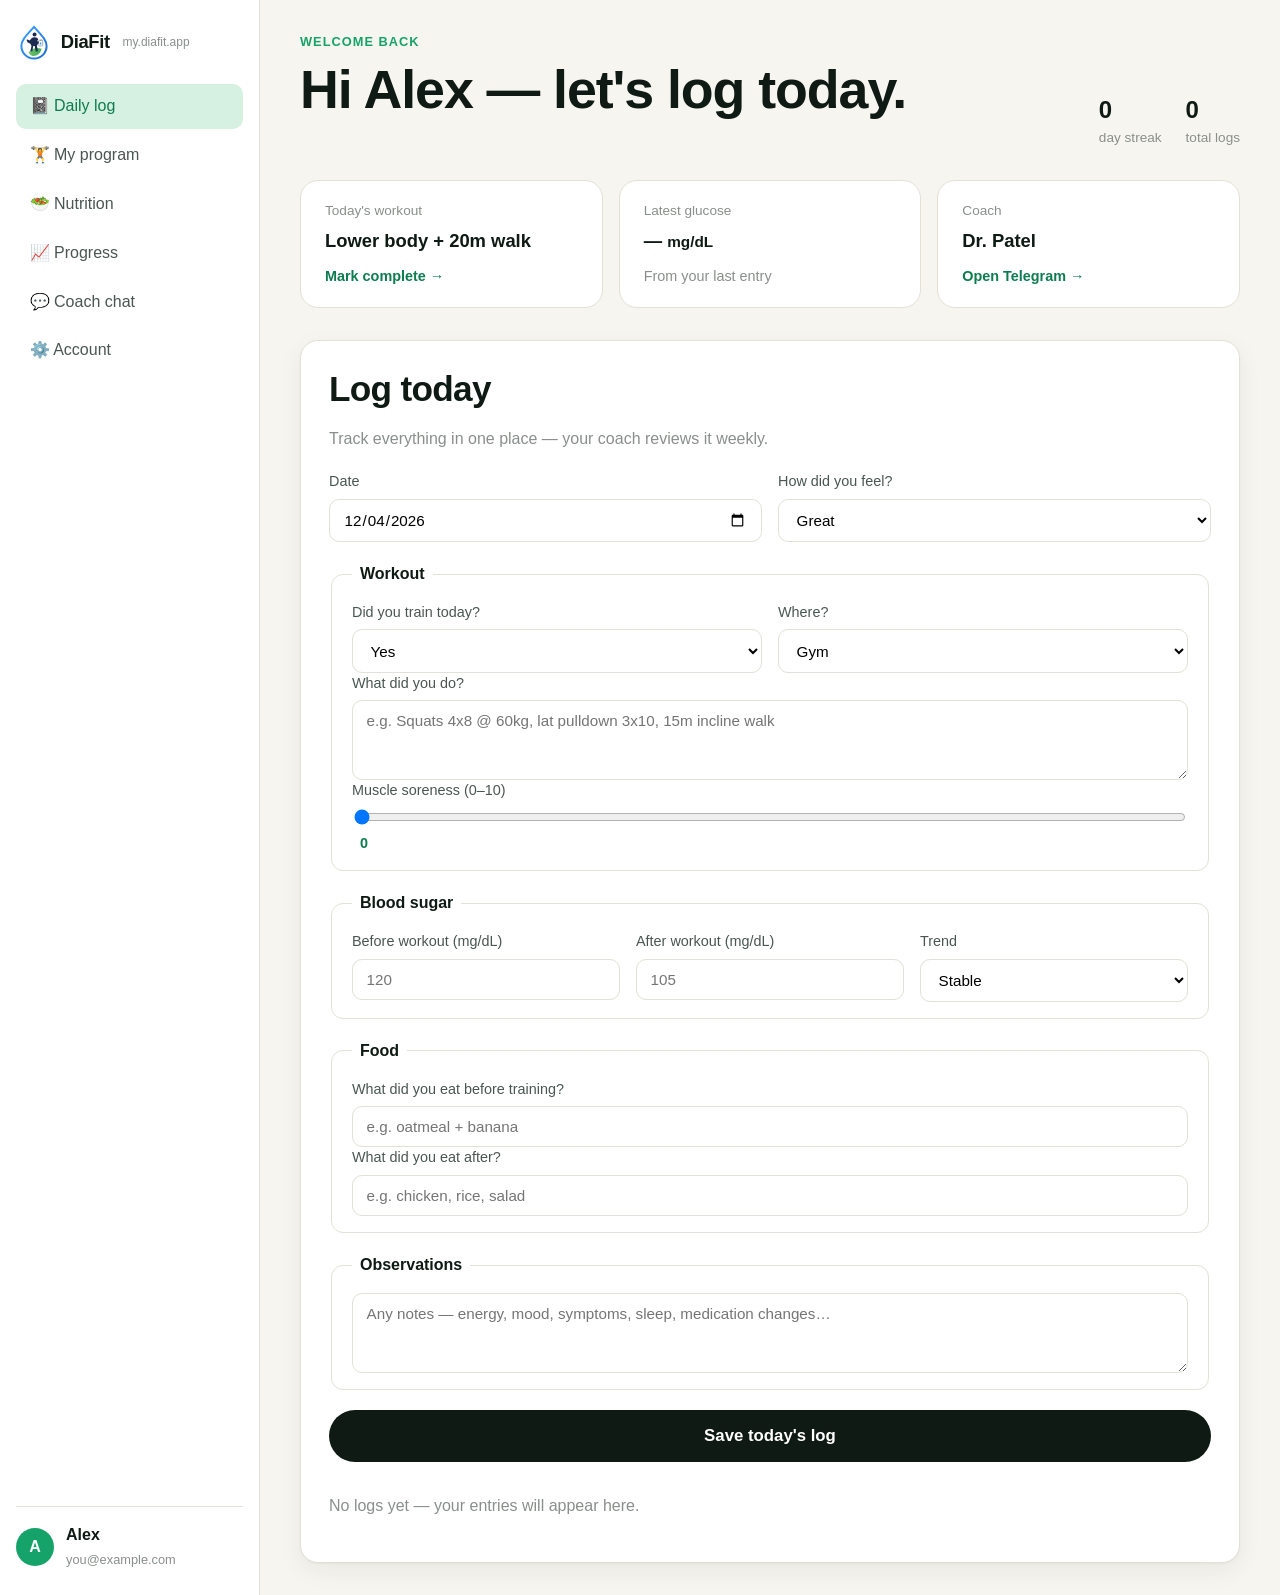
<file: dashboard.html>
<!DOCTYPE html>
<html lang="en">
<head>
<meta charset="UTF-8" />
<meta name="viewport" content="width=device-width, initial-scale=1.0" />
<title>my.diafit.app — Your Dashboard</title>
<link rel="stylesheet" href="styles.css" />
</head>
<body class="dashboard">
  <aside class="side">
    <div class="brand">
      <span class="logo-dot"></span>
      <span class="brand-name">DiaFit</span>
      <span class="sub-tag">my.diafit.app</span>
    </div>
    <nav class="side-nav">
      <a class="active" href="#log">📓 Daily log</a>
      <a href="#program">🏋️ My program</a>
      <a href="#nutrition">🥗 Nutrition</a>
      <a href="#stats">📈 Progress</a>
      <a href="#chat">💬 Coach chat</a>
      <a href="#account">⚙️ Account</a>
    </nav>
    <div class="side-foot">
      <div class="avatar">A</div>
      <div>
        <strong id="userName">Alex</strong>
        <small id="userEmail">you@example.com</small>
      </div>
    </div>
  </aside>

  <main class="dash-main">
    <header class="dash-header">
      <div>
        <p class="kicker">Welcome back</p>
        <h1>Hi <span id="userNameH">Alex</span> — let's log today.</h1>
      </div>
      <div class="dash-meta">
        <div><strong id="streak">7</strong><span>day streak</span></div>
        <div><strong id="entries">14</strong><span>total logs</span></div>
      </div>
    </header>

    <section class="card-row">
      <div class="metric-card">
        <span class="metric-label">Today's workout</span>
        <strong class="metric-value" id="todayWorkout">Lower body + 20m walk</strong>
        <a href="#log" class="link">Mark complete →</a>
      </div>
      <div class="metric-card">
        <span class="metric-label">Latest glucose</span>
        <strong class="metric-value"><span id="latestGlucose">—</span> <small>mg/dL</small></strong>
        <span class="link muted">From your last entry</span>
      </div>
      <div class="metric-card">
        <span class="metric-label">Coach</span>
        <strong class="metric-value">Dr. Patel</strong>
        <a href="#chat" class="link">Open Telegram →</a>
      </div>
    </section>

    <section class="card big" id="log">
      <h2>Log today</h2>
      <p class="muted">Track everything in one place — your coach reviews it weekly.</p>
      <form id="logForm" class="log-form">
        <div class="grid-2">
          <label>Date<input type="date" name="date" required /></label>
          <label>How did you feel?
            <select name="feeling">
              <option>Great</option><option>Good</option><option>Okay</option><option>Tired</option><option>Bad</option>
            </select>
          </label>
        </div>

        <fieldset>
          <legend>Workout</legend>
          <div class="grid-2">
            <label>Did you train today?
              <select name="trained"><option>Yes</option><option>No</option><option>Partial</option></select>
            </label>
            <label>Where?
              <select name="where"><option>Gym</option><option>Home</option><option>Outdoors</option></select>
            </label>
          </div>
          <label>What did you do? <textarea name="workout" placeholder="e.g. Squats 4x8 @ 60kg, lat pulldown 3x10, 15m incline walk"></textarea></label>
          <label>Muscle soreness (0–10) <input type="range" min="0" max="10" name="soreness" value="0" oninput="this.nextElementSibling.textContent=this.value" /><output>0</output></label>
        </fieldset>

        <fieldset>
          <legend>Blood sugar</legend>
          <div class="grid-3">
            <label>Before workout (mg/dL)<input type="number" name="bsBefore" placeholder="120" /></label>
            <label>After workout (mg/dL)<input type="number" name="bsAfter" placeholder="105" /></label>
            <label>Trend
              <select name="bsTrend"><option>Stable</option><option>Increased</option><option>Decreased</option><option>Hypo event</option><option>Hyper event</option></select>
            </label>
          </div>
        </fieldset>

        <fieldset>
          <legend>Food</legend>
          <label>What did you eat before training?<input type="text" name="foodBefore" placeholder="e.g. oatmeal + banana" /></label>
          <label>What did you eat after?<input type="text" name="foodAfter" placeholder="e.g. chicken, rice, salad" /></label>
        </fieldset>

        <fieldset>
          <legend>Observations</legend>
          <label><textarea name="notes" placeholder="Any notes — energy, mood, symptoms, sleep, medication changes…"></textarea></label>
        </fieldset>

        <button type="submit" class="btn btn-primary btn-lg">Save today's log</button>
      </form>

      <div id="logList" class="log-list"></div>
    </section>
  </main>

  <script src="script.js"></script>
</body>
</html>
</file>
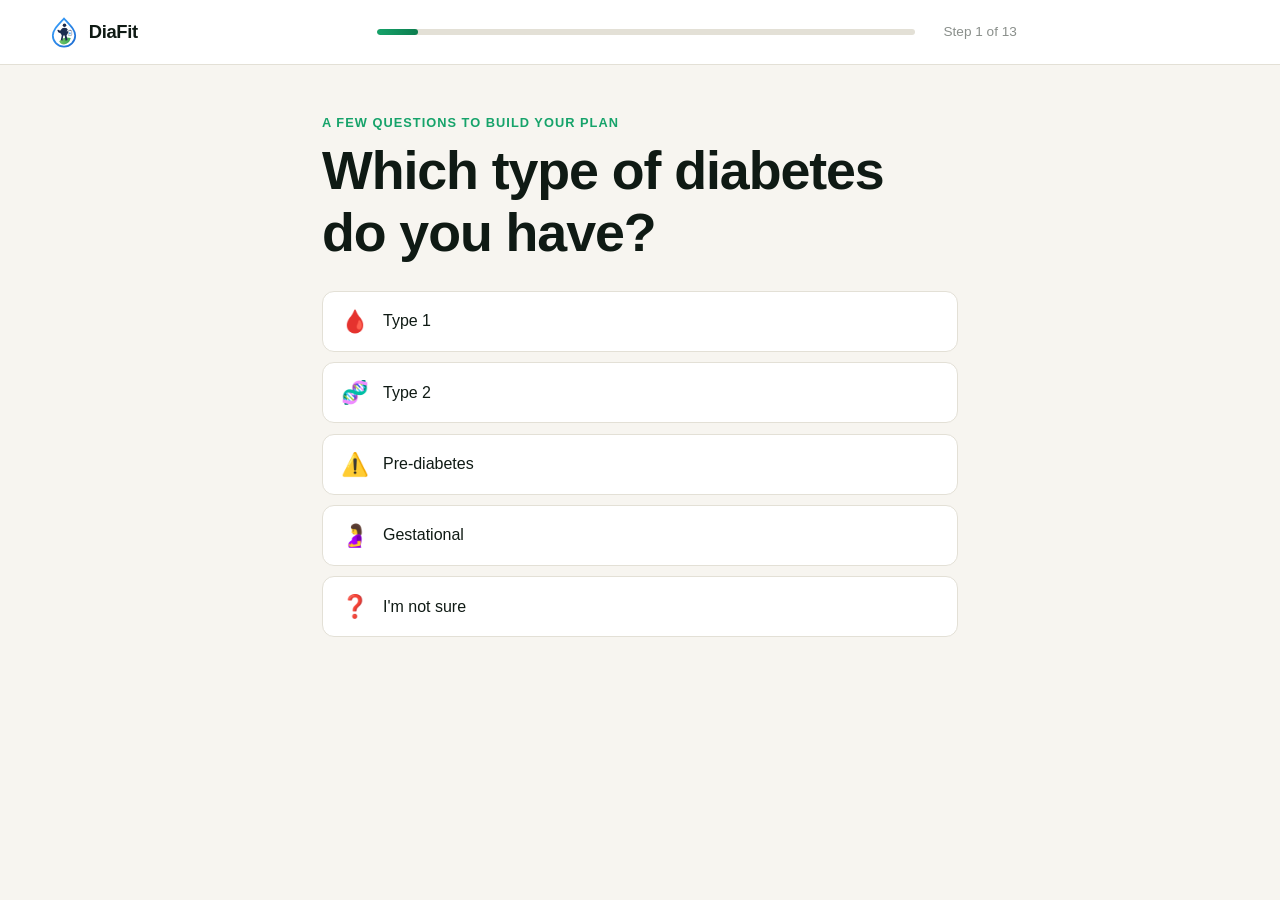
<file: questionnaire.html>
<!DOCTYPE html>
<html lang="en">
<head>
<meta charset="UTF-8" />
<meta name="viewport" content="width=device-width, initial-scale=1.0" />
<title>Your DiaFit Assessment</title>
<link rel="stylesheet" href="styles.css" />
</head>
<body class="quiz">
  <header class="quiz-header">
    <a href="index.html" class="brand">
      <span class="logo-dot"></span>
      <span class="brand-name">DiaFit</span>
    </a>
    <div class="progress-wrap">
      <div class="progress-track"><div class="progress-bar" id="progressBar"></div></div>
      <span class="progress-text" id="progressText">Step 1 of 13</span>
    </div>
  </header>

  <main class="quiz-main" id="quizMain">
    <!-- Step 1: Diabetes type -->
    <section class="step active" data-step="1" data-key="diabetes_type">
      <p class="kicker">A few questions to build your plan</p>
      <h1>Which type of diabetes do you have?</h1>
      <div class="options">
        <button class="option" data-value="type_1"><span class="opt-emoji">🩸</span><span>Type 1</span></button>
        <button class="option" data-value="type_2"><span class="opt-emoji">🧬</span><span>Type 2</span></button>
        <button class="option" data-value="pre_diabetes"><span class="opt-emoji">⚠️</span><span>Pre-diabetes</span></button>
        <button class="option" data-value="gestational"><span class="opt-emoji">🤰</span><span>Gestational</span></button>
        <button class="option" data-value="not_sure"><span class="opt-emoji">❓</span><span>I'm not sure</span></button>
      </div>
    </section>

    <!-- Step 2: Gender -->
    <section class="step" data-step="2" data-key="gender">
      <h1>What is your gender?</h1>
      <p class="sub">We use this to calibrate calorie and intensity targets.</p>
      <div class="options two">
        <button class="option big" data-value="male"><span class="opt-emoji">👨</span><span>Male</span></button>
        <button class="option big" data-value="female"><span class="opt-emoji">👩</span><span>Female</span></button>
        <button class="option big" data-value="other"><span class="opt-emoji">🧑</span><span>Other / Prefer not to say</span></button>
      </div>
    </section>

    <!-- Step 3: Age -->
    <section class="step" data-step="3" data-key="age" data-type="input">
      <h1>How old are you?</h1>
      <p class="sub">Age helps us set safe heart-rate zones.</p>
      <input type="number" min="10" max="100" class="text-input" id="ageInput" placeholder="e.g. 42" />
      <button class="btn btn-primary btn-lg next-btn" data-target="ageInput">Continue →</button>
    </section>

    <!-- Step 4: Weight -->
    <section class="step" data-step="4" data-key="weight" data-type="input">
      <h1>What is your weight?</h1>
      <p class="sub">In kilograms. We'll use it to scale your plan.</p>
      <input type="number" min="30" max="300" class="text-input" id="weightInput" placeholder="e.g. 85 kg" />
      <button class="btn btn-primary btn-lg next-btn" data-target="weightInput">Continue →</button>
    </section>

    <!-- Step 5: Why exercise -->
    <section class="step" data-step="5" data-key="motivation">
      <h1>Why did you decide to start exercising?</h1>
      <div class="options">
        <button class="option" data-value="control_glucose"><span class="opt-emoji">📉</span><span>Improve blood sugar control</span></button>
        <button class="option" data-value="lose_weight"><span class="opt-emoji">⚖️</span><span>Lose weight</span></button>
        <button class="option" data-value="more_energy"><span class="opt-emoji">⚡</span><span>Have more energy</span></button>
        <button class="option" data-value="build_muscle"><span class="opt-emoji">💪</span><span>Build muscle & strength</span></button>
        <button class="option" data-value="reduce_meds"><span class="opt-emoji">💊</span><span>Reduce medication dependency</span></button>
        <button class="option" data-value="feel_better"><span class="opt-emoji">😊</span><span>Just feel better day-to-day</span></button>
      </div>
    </section>

    <!-- Step 6: Doctor recommended -->
    <section class="step" data-step="6" data-key="doctor_recommended">
      <h1>Did your doctor recommend exercise?</h1>
      <div class="options two">
        <button class="option big" data-value="yes"><span class="opt-emoji">✅</span><span>Yes</span></button>
        <button class="option big" data-value="no"><span class="opt-emoji">❌</span><span>No</span></button>
        <button class="option big" data-value="havent_asked"><span class="opt-emoji">🤷</span><span>Haven't asked</span></button>
      </div>
    </section>

    <!-- Step 7: Past exercise -->
    <section class="step" data-step="7" data-key="exercise_history">
      <h1>Have you exercised regularly in the past?</h1>
      <div class="options">
        <button class="option" data-value="never"><span class="opt-emoji">🛋️</span><span>No, I'm a complete beginner</span></button>
        <button class="option" data-value="long_ago"><span class="opt-emoji">🕰️</span><span>Yes, but a long time ago</span></button>
        <button class="option" data-value="on_and_off"><span class="opt-emoji">🔁</span><span>On and off over the years</span></button>
        <button class="option" data-value="currently"><span class="opt-emoji">🏃</span><span>I currently train regularly</span></button>
      </div>
    </section>

    <!-- Step 8: Side effects -->
    <section class="step" data-step="8" data-key="side_effects" data-type="multi">
      <h1>Are you experiencing any of these from diabetes?</h1>
      <p class="sub">Select all that apply.</p>
      <div class="options multi">
        <button class="option" data-value="fatigue"><span>Fatigue</span></button>
        <button class="option" data-value="neuropathy"><span>Nerve pain / numbness</span></button>
        <button class="option" data-value="vision"><span>Vision issues</span></button>
        <button class="option" data-value="slow_healing"><span>Slow wound healing</span></button>
        <button class="option" data-value="frequent_thirst"><span>Frequent thirst / urination</span></button>
        <button class="option" data-value="weight_gain"><span>Unwanted weight gain</span></button>
        <button class="option" data-value="hypos"><span>Frequent hypoglycemia</span></button>
        <button class="option" data-value="none"><span>None of the above</span></button>
      </div>
      <button class="btn btn-primary btn-lg next-btn multi-next">Continue →</button>
    </section>

    <!-- Step 9: Goals -->
    <section class="step" data-step="9" data-key="goals" data-type="multi">
      <h1>What are your main goals?</h1>
      <p class="sub">Pick up to 3.</p>
      <div class="options multi">
        <button class="option" data-value="lower_a1c"><span>Lower A1C</span></button>
        <button class="option" data-value="fat_loss"><span>Fat loss</span></button>
        <button class="option" data-value="muscle_gain"><span>Build muscle</span></button>
        <button class="option" data-value="cardio"><span>Better cardio</span></button>
        <button class="option" data-value="flexibility"><span>Mobility & flexibility</span></button>
        <button class="option" data-value="mental"><span>Mental health</span></button>
      </div>
      <button class="btn btn-primary btn-lg next-btn multi-next">Continue →</button>
    </section>

    <!-- Step 10: Gym or home -->
    <section class="step" data-step="10" data-key="location">
      <h1>Where do you want to train?</h1>
      <div class="options two">
        <button class="option big" data-value="gym"><span class="opt-emoji">🏋️</span><span>Gym</span></button>
        <button class="option big" data-value="home"><span class="opt-emoji">🏠</span><span>At home</span></button>
        <button class="option big" data-value="both"><span class="opt-emoji">🔀</span><span>A mix of both</span></button>
        <button class="option big" data-value="outdoors"><span class="opt-emoji">🌳</span><span>Outdoors</span></button>
      </div>
    </section>

    <!-- Step 11: Days per week -->
    <section class="step" data-step="11" data-key="days_per_week">
      <h1>How many days per week do you want to train?</h1>
      <div class="options">
        <button class="option" data-value="2"><span class="opt-emoji">2️⃣</span><span>2 days</span></button>
        <button class="option" data-value="3"><span class="opt-emoji">3️⃣</span><span>3 days</span></button>
        <button class="option" data-value="4"><span class="opt-emoji">4️⃣</span><span>4 days</span></button>
        <button class="option" data-value="5"><span class="opt-emoji">5️⃣</span><span>5 days</span></button>
        <button class="option" data-value="6+"><span class="opt-emoji">🔥</span><span>6 or more</span></button>
      </div>
    </section>

    <!-- Step 12: Minutes per day -->
    <section class="step" data-step="12" data-key="minutes_per_day">
      <h1>How many minutes per day can you commit?</h1>
      <div class="options">
        <button class="option" data-value="15"><span class="opt-emoji">⏱️</span><span>15 minutes</span></button>
        <button class="option" data-value="30"><span class="opt-emoji">⏱️</span><span>30 minutes</span></button>
        <button class="option" data-value="45"><span class="opt-emoji">⏱️</span><span>45 minutes</span></button>
        <button class="option" data-value="60"><span class="opt-emoji">⏱️</span><span>60 minutes</span></button>
        <button class="option" data-value="90+"><span class="opt-emoji">⏱️</span><span>90+ minutes</span></button>
      </div>
    </section>

    <!-- Step 13: Email -->
    <section class="step" data-step="13" data-key="email" data-type="input">
      <h1>Where should we send your plan?</h1>
      <p class="sub">Enter your email and we'll prepare your personalized program.</p>
      <input type="email" class="text-input" id="emailInput" placeholder="you@example.com" />
      <label class="check">
        <input type="checkbox" id="consent" checked />
        <span>I agree to receive my plan and updates from DiaFit.</span>
      </label>
      <button class="btn btn-primary btn-lg next-btn" data-target="emailInput" id="finishBtn">See my plan →</button>
    </section>

    <!-- Loading -->
    <section class="step loading-step" data-step="loading">
      <div class="loader-wrap">
        <div class="loader"></div>
        <h2>Building your personalized program…</h2>
        <ul class="loader-list">
          <li class="done">Analyzing your diabetes profile</li>
          <li class="done">Matching glucose-safe exercises</li>
          <li>Calibrating nutrition guide</li>
          <li>Assigning your coach & doctor</li>
        </ul>
      </div>
    </section>
  </main>

  <script src="script.js"></script>
</body>
</html>
</file>
<file: styles.css>
:root {
  --bg: #f7f5f0;
  --bg-soft: #efece4;
  --ink: #0f1a14;
  --ink-soft: #4a5651;
  --muted: #8a8f8b;
  --line: #e3e0d6;
  --accent: #16a36a;
  --accent-2: #0d7d4f;
  --accent-soft: #d6f0e1;
  --danger: #d8493c;
  --shadow: 0 1px 2px rgba(15,26,20,.04), 0 8px 24px rgba(15,26,20,.06);
  --radius: 18px;
  --radius-sm: 12px;
}

* { box-sizing: border-box; }
html, body { margin: 0; padding: 0; }
body {
  font-family: -apple-system, BlinkMacSystemFont, "Inter", "Segoe UI", Roboto, "Helvetica Neue", Arial, sans-serif;
  background: var(--bg);
  color: var(--ink);
  -webkit-font-smoothing: antialiased;
  line-height: 1.5;
}
a { color: inherit; text-decoration: none; }
img { max-width: 100%; }

h1, h2, h3, h4 { letter-spacing: -0.02em; line-height: 1.15; margin: 0 0 .5em; }
h1 { font-size: clamp(2rem, 4.2vw, 3.4rem); font-weight: 700; }
h2 { font-size: clamp(1.5rem, 2.8vw, 2.2rem); font-weight: 700; }
h3 { font-size: 1.2rem; font-weight: 600; }
p  { margin: 0 0 1em; color: var(--ink-soft); }

.btn {
  display: inline-flex; align-items: center; justify-content: center;
  gap: .5rem;
  border: none;
  border-radius: 999px;
  padding: .85rem 1.4rem;
  font-size: 1rem;
  font-weight: 600;
  cursor: pointer;
  transition: transform .15s ease, box-shadow .2s ease, background .2s ease;
  text-decoration: none;
  white-space: nowrap;
}
.btn-primary { background: var(--ink); color: #fff; }
.btn-primary:hover { transform: translateY(-1px); background: #000; }
.btn-ghost { background: transparent; border: 1px solid var(--line); color: var(--ink); }
.btn-ghost:hover { background: #fff; }
.btn-lg { padding: 1rem 1.6rem; font-size: 1.05rem; }
.btn-xl { padding: 1.15rem 2rem; font-size: 1.1rem; width: 100%; }

/* ---------- NAV ---------- */
.nav {
  display: flex; align-items: center; justify-content: space-between;
  padding: 1.25rem clamp(1rem, 4vw, 3rem);
}
.nav nav { display: flex; gap: 1.75rem; }
.nav nav a { color: var(--ink-soft); font-weight: 500; }
.nav nav a:hover { color: var(--ink); }
.nav.slim { border-bottom: 1px solid var(--line); background: #fff; }

.brand { display: flex; align-items: center; gap: .55rem; }
.brand-name { font-weight: 700; letter-spacing: -.02em; font-size: 1.15rem; }
.logo-dot {
  width: 32px; height: 32px;
  background: url('/assets/logo/logo-mark.svg') center/contain no-repeat;
  flex-shrink: 0;
}
.brand-name { display: inline-block; }
.sub-tag { color: var(--muted); font-size: .75rem; margin-left: .25rem; }

/* ---------- LANDING HERO ---------- */
.hero {
  position: relative;
  padding: clamp(2rem, 6vw, 5rem) clamp(1rem, 4vw, 3rem) clamp(3rem, 7vw, 6rem);
  overflow: hidden;
}
.hero-inner { position: relative; z-index: 2; max-width: 780px; }
.pill {
  display: inline-block;
  background: var(--accent-soft);
  color: var(--accent-2);
  padding: .35rem .85rem;
  border-radius: 999px;
  font-size: .85rem; font-weight: 600;
  margin-bottom: 1.25rem;
}
.pill.green { background: var(--accent-soft); color: var(--accent-2); }
.accent { color: var(--accent); }
.lede { font-size: clamp(1.05rem, 1.5vw, 1.25rem); max-width: 640px; }
.hero-meta {
  display: flex; gap: 2.25rem; margin-top: 2.5rem; flex-wrap: wrap;
}
.hero-meta > div { display: flex; flex-direction: column; }
.hero-meta strong { font-size: 1.5rem; }
.hero-meta span { color: var(--muted); font-size: .9rem; }

.hero-art { position: absolute; inset: 0; z-index: 1; pointer-events: none; }
.orb {
  position: absolute; border-radius: 50%; filter: blur(60px); opacity: .55;
}
.orb-1 { width: 380px; height: 380px; right: -80px; top: -60px; background: #b6ecd0; }
.orb-2 { width: 280px; height: 280px; right: 30%; top: 40%; background: #cde7ff; opacity: .45; }
.orb-3 { width: 220px; height: 220px; right: 5%; bottom: -50px; background: #f7e3b8; opacity: .55; }

/* ---------- SECTIONS ---------- */
.section {
  padding: clamp(2.5rem, 6vw, 5rem) clamp(1rem, 4vw, 3rem);
  max-width: 1180px; margin: 0 auto;
}
.section h2 { margin-bottom: 2rem; }
.section.dark {
  background: var(--ink);
  color: #fff;
  max-width: none;
  margin: 0;
}
.section.dark h2 { color: #fff; }
.section.dark p { color: rgba(255,255,255,.7); }

.grid-3 { display: grid; grid-template-columns: repeat(auto-fit, minmax(260px, 1fr)); gap: 1.25rem; }
.grid-4 { display: grid; grid-template-columns: repeat(auto-fit, minmax(220px, 1fr)); gap: 1.25rem; }
.grid-2 { display: grid; grid-template-columns: repeat(auto-fit, minmax(220px, 1fr)); gap: 1rem; }

.card {
  background: #fff;
  border: 1px solid var(--line);
  border-radius: var(--radius);
  padding: 1.75rem;
  box-shadow: var(--shadow);
}
.step-num {
  display: inline-block; font-weight: 700; color: var(--accent);
  background: var(--accent-soft); padding: .25rem .6rem; border-radius: 8px;
  font-size: .85rem; margin-bottom: 1rem;
}
.feat {
  background: rgba(255,255,255,.06);
  padding: 1.5rem;
  border-radius: var(--radius);
  border: 1px solid rgba(255,255,255,.08);
}
.feat-icon { font-size: 1.75rem; margin-bottom: .75rem; }
.feat h4 { color: #fff; margin: 0 0 .35rem; font-size: 1.05rem; }
.feat p { font-size: .92rem; }

details {
  background: #fff;
  border: 1px solid var(--line);
  border-radius: var(--radius-sm);
  padding: 1rem 1.25rem;
  margin-bottom: .6rem;
}
details summary { cursor: pointer; font-weight: 600; }
details[open] summary { margin-bottom: .5rem; }

.cta {
  text-align: center;
  padding: clamp(2.5rem, 6vw, 5rem) 1rem;
  background: linear-gradient(180deg, transparent, var(--bg-soft));
}

footer {
  padding: 2rem clamp(1rem, 4vw, 3rem);
  border-top: 1px solid var(--line);
  display: flex; justify-content: space-between; align-items: center; flex-wrap: wrap;
  gap: 1rem;
  color: var(--muted); font-size: .9rem;
}

/* ---------- QUIZ ---------- */
body.quiz { background: var(--bg); min-height: 100vh; display: flex; flex-direction: column; }
.quiz-header {
  display: flex; align-items: center; gap: 1.5rem;
  padding: 1rem clamp(1rem, 4vw, 3rem);
  border-bottom: 1px solid var(--line);
  background: #fff;
}
.progress-wrap { flex: 1; display: flex; align-items: center; gap: .75rem; max-width: 640px; margin: 0 auto; }
.progress-track { flex: 1; height: 6px; background: var(--line); border-radius: 999px; overflow: hidden; }
.progress-bar {
  height: 100%; width: 0%;
  background: linear-gradient(90deg, var(--accent), var(--accent-2));
  border-radius: 999px;
  transition: width .35s ease;
}
.progress-text { font-size: .85rem; color: var(--muted); min-width: 90px; text-align: right; }

.quiz-main {
  flex: 1;
  max-width: 700px;
  width: 100%;
  margin: 0 auto;
  padding: clamp(1.5rem, 5vw, 3rem) clamp(1rem, 4vw, 2rem);
}
.step { display: none; animation: fadeUp .35s ease; }
.step.active { display: block; }
@keyframes fadeUp { from { opacity: 0; transform: translateY(10px); } to { opacity: 1; transform: none; } }

.kicker { color: var(--accent); font-weight: 600; text-transform: uppercase; font-size: .8rem; letter-spacing: .08em; margin-bottom: .5rem; }
.sub { color: var(--ink-soft); margin-top: -.25rem; margin-bottom: 1.25rem; }

.options { display: grid; gap: .65rem; margin-top: 1.5rem; }
.options.two { grid-template-columns: 1fr 1fr; }
.options.multi { grid-template-columns: repeat(auto-fit, minmax(160px, 1fr)); }
.option {
  display: flex; align-items: center; gap: .85rem;
  background: #fff;
  border: 1.5px solid var(--line);
  border-radius: var(--radius-sm);
  padding: 1rem 1.15rem;
  font-size: 1rem;
  font-weight: 500;
  color: var(--ink);
  text-align: left;
  cursor: pointer;
  transition: border-color .15s ease, background .15s ease, transform .1s ease;
}
.option:hover { border-color: var(--accent); background: #fbfbf7; }
.option.selected { border-color: var(--accent); background: var(--accent-soft); }
.option.big { padding: 1.25rem 1.25rem; justify-content: flex-start; }
.opt-emoji { font-size: 1.4rem; }

.text-input {
  width: 100%;
  padding: 1rem 1.15rem;
  border-radius: var(--radius-sm);
  border: 1.5px solid var(--line);
  background: #fff;
  font-size: 1.05rem;
  margin-top: 1rem;
  outline: none;
  font-family: inherit;
}
.text-input:focus { border-color: var(--accent); }
.next-btn { margin-top: 1.5rem; }

.check {
  display: flex; gap: .6rem; align-items: flex-start;
  margin-top: 1rem; font-size: .9rem; color: var(--ink-soft);
}
.check input { margin-top: .25rem; }

/* Loading */
.loading-step .loader-wrap { text-align: center; padding: 3rem 0; }
.loader {
  width: 56px; height: 56px;
  border-radius: 50%;
  border: 5px solid var(--line);
  border-top-color: var(--accent);
  animation: spin 1s linear infinite;
  margin: 0 auto 1.5rem;
}
@keyframes spin { to { transform: rotate(360deg); } }
.loader-list { list-style: none; padding: 0; max-width: 360px; margin: 1rem auto 0; text-align: left; }
.loader-list li { padding: .5rem 0 .5rem 1.75rem; color: var(--muted); position: relative; }
.loader-list li::before { content: "○"; position: absolute; left: 0; color: var(--muted); }
.loader-list li.done { color: var(--ink); }
.loader-list li.done::before { content: "✓"; color: var(--accent); font-weight: 700; }

/* ---------- OFFER ---------- */
body.offer { background: var(--bg); }
.timer-pill {
  display: inline-flex; align-items: center; gap: .5rem;
  background: #fff5e5; color: #a3530a;
  padding: .45rem .9rem; border-radius: 999px;
  font-weight: 600; font-size: .9rem;
  border: 1px solid #f0d9a8;
}
.timer-pill .dot {
  width: 8px; height: 8px; border-radius: 50%; background: #d8493c;
}
.pulse { animation: pulse 1.2s ease-in-out infinite; }
@keyframes pulse { 0%,100% { opacity: 1; transform: scale(1); } 50% { opacity: .5; transform: scale(1.4); } }

.offer-main {
  max-width: 1120px; margin: 0 auto;
  padding: clamp(2rem, 5vw, 4rem) clamp(1rem, 4vw, 2rem);
}
.offer-hero { text-align: left; max-width: 760px; }
.summary-card {
  background: #fff; border: 1px solid var(--line);
  border-radius: var(--radius); padding: 1.5rem 1.75rem;
  margin: 2rem 0;
}
.check-list { list-style: none; padding: 0; margin: 0; }
.check-list li {
  padding: .55rem 0 .55rem 1.75rem;
  position: relative;
  border-bottom: 1px solid var(--line);
  color: var(--ink);
}
.check-list li:last-child { border-bottom: none; }
.check-list li::before {
  content: "✓"; position: absolute; left: 0; top: .55rem;
  color: var(--accent); font-weight: 700;
}

.pricing {
  display: grid;
  grid-template-columns: 1fr 1fr;
  gap: 2rem;
  margin: 2rem 0 3rem;
}
@media (max-width: 880px) { .pricing { grid-template-columns: 1fr; } }
.price-card {
  background: #fff;
  border: 2px solid var(--ink);
  border-radius: var(--radius);
  padding: 2rem;
  box-shadow: 0 14px 40px rgba(15,26,20,.08);
  position: relative;
}
.discount-banner {
  position: absolute; top: -14px; left: 1.5rem;
  background: var(--accent); color: #fff;
  padding: .4rem .85rem; border-radius: 999px;
  font-size: .85rem; font-weight: 700;
}
.price-row {
  display: flex; align-items: baseline; gap: 1rem; margin: 1rem 0;
}
.old-price { font-size: 1.5rem; color: var(--muted); text-decoration: line-through; }
.new-price { font-size: 3rem; font-weight: 800; color: var(--ink); }
.new-price .per { font-size: 1rem; color: var(--ink-soft); font-weight: 500; margin-left: .25rem; }
.save { color: var(--accent-2); font-weight: 600; }
.countdown {
  background: var(--bg-soft);
  border-radius: var(--radius-sm);
  padding: .9rem 1.1rem;
  margin: 1rem 0 1.5rem;
  display: flex; justify-content: space-between; align-items: center;
}
.countdown strong { font-size: 1.3rem; color: var(--danger); font-variant-numeric: tabular-nums; }

.micro-trust { list-style: none; padding: 0; display: flex; gap: 1rem; flex-wrap: wrap; justify-content: center; margin-top: 1rem; color: var(--ink-soft); font-size: .9rem; }
.micro-trust li { white-space: nowrap; }

.benefits h3 { margin-bottom: 1.25rem; }
.benefit {
  display: flex; gap: 1rem; padding: 1rem 0;
  border-bottom: 1px solid var(--line);
}
.benefit:last-child { border: none; }
.benefit .bi { font-size: 1.6rem; line-height: 1; }
.benefit strong { display: block; margin-bottom: .15rem; }
.benefit p { margin: 0; font-size: .95rem; }

.testimonials { margin: 3rem 0; }
.testi {
  background: #fff;
  border: 1px solid var(--line);
  border-radius: var(--radius);
  padding: 1.5rem;
}
.stars { color: #f0a830; margin-bottom: .5rem; letter-spacing: 2px; }
.who { color: var(--muted); font-size: .9rem; }

.final-cta {
  background: var(--ink); color: #fff;
  border-radius: var(--radius);
  padding: 3rem 2rem; text-align: center;
  margin: 3rem 0 1rem;
}
.final-cta h2 { color: #fff; }
.final-cta p { color: rgba(255,255,255,.7); }
.final-cta strong { color: #ffba6b; }
.final-cta .btn { max-width: 360px; margin: 1rem auto 0; }

/* ---------- SIGNUP ---------- */
body.signup-page { background: var(--bg); }
.signup-main {
  display: grid; grid-template-columns: 1fr 360px;
  gap: 2rem;
  max-width: 1080px; margin: 0 auto;
  padding: clamp(2rem, 5vw, 4rem) clamp(1rem, 4vw, 2rem);
}
@media (max-width: 880px) { .signup-main { grid-template-columns: 1fr; } }
.signup-card {
  background: #fff;
  border: 1px solid var(--line);
  border-radius: var(--radius);
  padding: 2.25rem;
  box-shadow: var(--shadow);
}
.form { display: flex; flex-direction: column; gap: 1rem; margin-top: 1.5rem; }
.form label { display: flex; flex-direction: column; font-weight: 600; font-size: .9rem; color: var(--ink); gap: .35rem; }
.form input, .form select, .form textarea {
  padding: .85rem 1rem;
  border: 1.5px solid var(--line);
  border-radius: var(--radius-sm);
  font-size: 1rem;
  font-family: inherit;
  background: #fff;
  outline: none;
}
.form input:focus, .form select:focus, .form textarea:focus { border-color: var(--accent); }

.order-box {
  background: var(--bg-soft);
  border-radius: var(--radius-sm);
  padding: 1rem 1.25rem;
  margin: .5rem 0;
}
.order-box .row { display: flex; justify-content: space-between; padding: .35rem 0; }
.order-box .discount { color: var(--accent-2); font-weight: 600; }
.order-box .total { border-top: 1px solid var(--line); margin-top: .5rem; padding-top: .75rem; font-size: 1.05rem; }

.micro { font-size: .8rem; color: var(--muted); text-align: center; margin: 0; }

.signup-side { padding: 1rem; }
.next-steps { padding-left: 1.25rem; color: var(--ink-soft); }
.next-steps li { padding: .35rem 0; }
.trust { margin-top: 2rem; display: flex; flex-direction: column; gap: .6rem; color: var(--ink-soft); }

/* ---------- DASHBOARD ---------- */
body.dashboard {
  display: grid; grid-template-columns: 260px 1fr;
  min-height: 100vh;
  background: var(--bg);
}
@media (max-width: 880px) { body.dashboard { grid-template-columns: 1fr; } }
.side {
  background: #fff;
  border-right: 1px solid var(--line);
  padding: 1.5rem 1rem;
  display: flex; flex-direction: column; gap: 1.5rem;
}
.side .brand { flex-wrap: wrap; }
.side-nav { display: flex; flex-direction: column; gap: .25rem; }
.side-nav a {
  padding: .65rem .85rem; border-radius: 10px; color: var(--ink-soft);
  font-weight: 500;
}
.side-nav a:hover { background: var(--bg-soft); color: var(--ink); }
.side-nav a.active { background: var(--accent-soft); color: var(--accent-2); }
.side-foot {
  margin-top: auto;
  display: flex; gap: .75rem; align-items: center;
  border-top: 1px solid var(--line); padding-top: 1rem;
}
.side-foot strong { display: block; }
.side-foot small { color: var(--muted); font-size: .8rem; }
.avatar {
  width: 38px; height: 38px;
  border-radius: 50%;
  background: var(--accent); color: #fff;
  display: flex; align-items: center; justify-content: center;
  font-weight: 700;
}

.dash-main {
  padding: 2rem clamp(1rem, 4vw, 2.5rem);
}
.dash-header {
  display: flex; justify-content: space-between; align-items: flex-end;
  flex-wrap: wrap; gap: 1rem;
  margin-bottom: 2rem;
}
.dash-meta { display: flex; gap: 1.5rem; }
.dash-meta > div { display: flex; flex-direction: column; align-items: flex-start; }
.dash-meta strong { font-size: 1.5rem; }
.dash-meta span { color: var(--muted); font-size: .85rem; }

.card-row { display: grid; grid-template-columns: repeat(auto-fit, minmax(220px, 1fr)); gap: 1rem; margin-bottom: 2rem; }
.metric-card {
  background: #fff; border: 1px solid var(--line);
  border-radius: var(--radius); padding: 1.25rem 1.5rem;
  display: flex; flex-direction: column; gap: .35rem;
}
.metric-label { color: var(--muted); font-size: .85rem; }
.metric-value { font-size: 1.15rem; }
.link { color: var(--accent-2); font-size: .9rem; font-weight: 600; margin-top: .35rem; }
.link.muted { color: var(--muted); font-weight: 500; }

.card.big {
  background: #fff;
  border: 1px solid var(--line);
  border-radius: var(--radius);
  padding: 1.75rem;
}
.muted { color: var(--muted); }

.log-form { display: flex; flex-direction: column; gap: 1.25rem; margin-top: 1.25rem; }
.log-form fieldset {
  border: 1px solid var(--line);
  border-radius: var(--radius-sm);
  padding: 1rem 1.25rem;
}
.log-form legend { padding: 0 .5rem; font-weight: 600; color: var(--ink); }
.log-form label { display: flex; flex-direction: column; gap: .35rem; font-weight: 500; font-size: .9rem; color: var(--ink-soft); }
.log-form input[type="text"],
.log-form input[type="number"],
.log-form input[type="date"],
.log-form select,
.log-form textarea {
  padding: .7rem .85rem;
  border: 1.5px solid var(--line);
  border-radius: 10px;
  font-size: .95rem;
  font-family: inherit;
  background: #fff;
  outline: none;
}
.log-form textarea { min-height: 80px; resize: vertical; }
.log-form input[type="range"] { padding: 0; }
.log-form output { font-weight: 600; color: var(--accent-2); margin-left: .5rem; }
.grid-3 { display: grid; grid-template-columns: repeat(auto-fit, minmax(160px, 1fr)); gap: 1rem; }

.log-list { margin-top: 2rem; display: flex; flex-direction: column; gap: .75rem; }
.log-entry {
  background: var(--bg-soft);
  border-radius: var(--radius-sm);
  padding: 1rem 1.25rem;
}
.log-entry h4 { margin: 0 0 .25rem; font-size: .95rem; }
.log-entry small { color: var(--muted); }

/* ---------- ADDITIONAL: footer, legal, success, guarantee, disclaimer ---------- */
.site-footer {
  padding: 2rem clamp(1rem, 4vw, 3rem);
  border-top: 1px solid var(--line);
  display: flex; justify-content: space-between; align-items: center; flex-wrap: wrap;
  gap: 1rem; color: var(--muted); font-size: .9rem; background: #fff;
}
.footer-links { display: flex; gap: 1.25rem; }
.footer-links a { color: var(--ink-soft); }
.footer-links a:hover { color: var(--ink); }
.footer-legal { width: 100%; margin: 0; font-size: .8rem; color: var(--muted); }

/* Legal pages */
body.legal { background: var(--bg); }
.legal-main {
  max-width: 760px; margin: 0 auto;
  padding: clamp(2rem, 5vw, 4rem) clamp(1rem, 4vw, 2rem);
  background: #fff;
  border: 1px solid var(--line);
  border-radius: var(--radius);
  margin-top: 2rem; margin-bottom: 2rem;
}
.legal-main h1 { margin-bottom: .25rem; }
.legal-main h2 {
  margin-top: 2rem; margin-bottom: .5rem;
  font-size: 1.25rem; border-bottom: 1px solid var(--line);
  padding-bottom: .35rem;
}
.legal-main p, .legal-main li { color: var(--ink-soft); }
.legal-main ul { padding-left: 1.25rem; }
.legal-main li { padding: .25rem 0; }
.legal-main a { color: var(--accent-2); text-decoration: underline; }

/* Success page */
body.success-page { background: var(--bg); }
.success-main {
  max-width: 640px; margin: 0 auto;
  padding: clamp(2rem, 5vw, 4rem) clamp(1rem, 4vw, 2rem);
}
.success-card {
  background: #fff; border: 1px solid var(--line);
  border-radius: var(--radius); padding: 2.5rem;
  text-align: center; box-shadow: var(--shadow);
}
.success-icon {
  width: 72px; height: 72px;
  border-radius: 50%;
  background: var(--accent-soft);
  display: flex; align-items: center; justify-content: center;
  font-size: 2rem; margin: 0 auto 1.25rem;
}
.next-card {
  text-align: left;
  background: var(--bg-soft);
  border-radius: var(--radius-sm);
  padding: 1.5rem;
  margin: 1.5rem 0;
}

/* Guarantee + disclaimer on offer page */
.guarantee {
  background: var(--accent-soft);
  border: 1px solid #b6e3c8;
  border-radius: var(--radius);
  padding: 1.5rem 1.75rem;
  margin: 2rem 0;
}
.guarantee h3 { color: var(--accent-2); margin-bottom: .35rem; }
.guarantee p { color: var(--ink-soft); margin: 0; }

.disclaimer {
  font-size: .85rem;
  color: var(--ink-soft);
  background: #fff;
  border: 1px dashed var(--line);
  border-radius: var(--radius-sm);
  padding: 1rem 1.25rem;
  margin: 1.5rem 0;
}
.disclaimer strong { color: var(--ink); }
.disclaimer a { color: var(--accent-2); text-decoration: underline; }

/* Form check on signup */
.signup-card .check {
  background: var(--bg-soft);
  border-radius: var(--radius-sm);
  padding: .85rem 1rem;
}
.signup-card .check a { color: var(--accent-2); text-decoration: underline; }

/* ============================================================ */
/* Member auth, dashboard extras, admin, hero figure, review avs */
/* ============================================================ */

.nav-actions { display: flex; gap: .5rem; align-items: center; }

/* Hero figure (replaces blurry orbs) */
.hero-figure {
  position: absolute; right: clamp(1rem, 3vw, 4rem); top: 50%;
  transform: translateY(-50%); width: clamp(260px, 32vw, 460px);
  z-index: 1; pointer-events: none;
}
@media (max-width: 880px) { .hero-figure { display: none; } }

/* Review cards with avatars */
.testi-head {
  display: flex; align-items: center; gap: .75rem; margin-bottom: .75rem;
}
.testi-head > div { flex: 1; display: flex; flex-direction: column; line-height: 1.2; }
.testi-head strong { font-size: .95rem; }
.testi-head small  { color: var(--muted); font-size: .8rem; }
.testi-head .stars { font-size: .9rem; }
.avatar-svg { display: inline-flex; width: 48px; height: 48px; border-radius: 50%; overflow: hidden; }
.avatar-svg svg { display: block; }

/* Alerts */
.alert {
  border-radius: var(--radius-sm);
  padding: .85rem 1rem;
  margin: 1rem 0;
  font-size: .95rem;
}
.alert.success { background: var(--accent-soft); color: var(--accent-2); border: 1px solid #b6e3c8; }
.alert.error   { background: #fde2de;            color: #a3261c;        border: 1px solid #f3b6ad; }

/* Auth pages */
body.auth-page { background: var(--bg); min-height: 100vh; }
.auth-main {
  max-width: 480px;
  margin: 0 auto;
  padding: clamp(2rem, 5vw, 4rem) clamp(1rem, 4vw, 2rem);
}
.auth-card {
  background: #fff;
  border: 1px solid var(--line);
  border-radius: var(--radius);
  padding: 2.25rem;
  box-shadow: var(--shadow);
}

/* Credential box on success page */
.cred-box {
  background: var(--bg-soft);
  border-radius: var(--radius-sm);
  padding: 1rem 1.25rem;
  margin: 1.25rem 0;
  text-align: left;
}
.cred-row { display: flex; justify-content: space-between; padding: .25rem 0; }
.cred-row code {
  background: #fff; padding: .15rem .5rem; border-radius: 6px;
  font-size: .9rem; border: 1px solid var(--line);
}

/* Dashboard – new components */
.dash-main .alert { margin-bottom: 1.5rem; }
.dash-disclaimer { margin: 2rem 0 1rem; font-size: .85rem; }

.coach-stream { display: flex; flex-direction: column; gap: .75rem; }
.coach-stream.admin .coach-bubble { background: #fff; border: 1px solid var(--line); }
.coach-bubble {
  background: var(--bg-soft);
  border-radius: var(--radius-sm);
  padding: .85rem 1.1rem;
  border-left: 3px solid var(--accent);
}
.coach-bubble.motivation { border-left-color: #f0a830; }
.coach-bubble.change     { border-left-color: #2563eb; }
.coach-bubble.weekly     { border-left-color: var(--accent-2); }
.coach-bubble small { color: var(--muted); font-size: .8rem; display: block; margin-bottom: .25rem; }
.coach-bubble p { margin: 0; color: var(--ink); }

.week-card {
  background: var(--bg-soft);
  border-radius: var(--radius-sm);
  padding: .9rem 1.1rem;
  margin-bottom: .5rem;
  border: none;
}
.week-card summary { display: flex; gap: .5rem; align-items: center; flex-wrap: wrap; }
.chip {
  background: #fff; border: 1px solid var(--line);
  padding: .15rem .55rem; border-radius: 999px;
  font-size: .75rem; color: var(--ink-soft); font-weight: 500;
}
.chip.green { background: var(--accent-soft); color: var(--accent-2); border-color: #b6e3c8; }

.meal-grid {
  display: grid;
  grid-template-columns: repeat(auto-fill, minmax(180px, 1fr));
  gap: .75rem;
  margin-top: 1.25rem;
}
.meal-tile {
  margin: 0;
  background: var(--bg-soft);
  border-radius: var(--radius-sm);
  overflow: hidden;
  border: 1px solid var(--line);
}
.meal-tile img { display: block; width: 100%; height: 160px; object-fit: cover; }
.meal-tile figcaption { padding: .5rem .75rem; display: flex; flex-direction: column; gap: 2px; }
.meal-tile strong { font-size: .9rem; }
.meal-tile span   { font-size: .85rem; color: var(--ink-soft); }
.meal-tile small  { font-size: .75rem; color: var(--muted); }

.inline-form { padding: 1rem 1.25rem; background: var(--bg-soft); border-radius: var(--radius-sm); }
.inline-form button { margin-top: .75rem; }

/* Account page */
body.account-page { background: var(--bg); }
.account-main {
  max-width: 720px;
  margin: 0 auto;
  padding: clamp(2rem, 5vw, 3rem) clamp(1rem, 4vw, 2rem);
}
.account-main .card.big { margin-bottom: 1.5rem; }

/* ============================================================ */
/* ADMIN                                                         */
/* ============================================================ */
body.admin-page { background: var(--bg); display: block; }
.admin-top {
  display: flex; align-items: center; justify-content: space-between;
  padding: 1rem clamp(1rem, 3vw, 2rem);
  background: #fff; border-bottom: 1px solid var(--line);
  gap: 1rem;
}
.admin-nav { display: flex; gap: 1rem; }
.admin-nav a {
  padding: .5rem .85rem; border-radius: 8px;
  color: var(--ink-soft); font-weight: 500; font-size: .9rem;
}
.admin-nav a:hover  { background: var(--bg-soft); color: var(--ink); }
.admin-nav a.active { background: var(--accent-soft); color: var(--accent-2); }
.admin-main {
  max-width: 1280px; margin: 0 auto;
  padding: 1.5rem clamp(1rem, 3vw, 2rem) 3rem;
}
.admin-main h1 { margin-bottom: 1rem; }
.admin-page-head {
  display: flex; justify-content: space-between; align-items: flex-end;
  gap: 1rem; flex-wrap: wrap; margin-bottom: 1.25rem;
}
.search-form { display: flex; gap: .5rem; }
.search-form input {
  padding: .55rem .85rem; border: 1.5px solid var(--line);
  border-radius: 10px; min-width: 240px; font-size: .95rem;
}

.kpi-grid {
  display: grid;
  grid-template-columns: repeat(auto-fit, minmax(180px, 1fr));
  gap: .9rem;
  margin-bottom: 1.5rem;
}
.kpi {
  background: #fff; border: 1px solid var(--line);
  border-radius: var(--radius-sm);
  padding: 1rem 1.15rem;
  display: flex; flex-direction: column;
}
.kpi span    { color: var(--muted); font-size: .8rem; }
.kpi strong  { font-size: 1.6rem; margin: .15rem 0; }
.kpi small   { color: var(--accent-2); font-size: .8rem; }

.data-table {
  width: 100%; border-collapse: collapse; font-size: .92rem;
}
.data-table th, .data-table td {
  text-align: left; padding: .65rem .85rem;
  border-bottom: 1px solid var(--line);
}
.data-table th { color: var(--muted); font-weight: 600; font-size: .8rem; text-transform: uppercase; letter-spacing: .05em; }
.data-table tr:hover td { background: var(--bg-soft); }

.kv-grid {
  display: grid;
  grid-template-columns: repeat(auto-fit, minmax(220px, 1fr));
  gap: .75rem;
}
.kv-grid > div {
  background: var(--bg-soft); border-radius: var(--radius-sm);
  padding: .65rem .85rem; display: flex; flex-direction: column;
}
.kv-grid span  { color: var(--muted); font-size: .75rem; text-transform: uppercase; letter-spacing: .05em; }
.kv-grid strong { font-size: .95rem; color: var(--ink); margin-top: .15rem; word-break: break-word; }

/* ============================================================ */
/*  LANDING — minimal hero (gender selector + client collage)   */
/* ============================================================ */
body.landing-min {
  display: flex; flex-direction: column; min-height: 100vh;
  background: #fff;
}
.landing-min-main {
  flex: 1;
  display: grid;
  grid-template-columns: 1fr 1fr;
  gap: clamp(1rem, 4vw, 4rem);
  align-items: center;
  padding: clamp(2rem, 5vw, 5rem) clamp(1rem, 4vw, 4rem);
  max-width: 1320px;
  margin: 0 auto;
  width: 100%;
}
@media (max-width: 880px) {
  .landing-min-main { grid-template-columns: 1fr; gap: 2rem; }
  .lm-collage { order: 2; }
}
.lm-copy h1 { font-size: clamp(2rem, 4.4vw, 3.4rem); margin-bottom: .6rem; }
.lm-copy .lede { max-width: 460px; }

.gender-pick { margin-top: 2.25rem; }
.pick-label { font-weight: 600; color: var(--ink); margin-bottom: .75rem; }
.pick-row   { display: flex; gap: .75rem; flex-wrap: wrap; }
.gender-btn {
  flex: 1; min-width: 140px;
  display: inline-flex; align-items: center; justify-content: center;
  padding: 1rem 1.5rem;
  border-radius: 999px;
  font-weight: 700; font-size: 1rem;
  color: #fff;
  transition: transform .15s ease, box-shadow .2s ease, filter .2s ease;
  box-shadow: 0 6px 16px rgba(15,26,20,.10);
}
.gender-btn.male   { background: linear-gradient(135deg, #16a36a, #0d7d4f); }
.gender-btn.female { background: linear-gradient(135deg, #f08a5d, #e26a3a); }
.gender-btn:hover  { transform: translateY(-2px); filter: brightness(1.05); }

.lm-collage { position: relative; }
.collage-grid {
  display: grid;
  grid-template-columns: repeat(3, 1fr);
  grid-auto-rows: clamp(110px, 13vw, 160px);
  gap: .55rem;
}
.collage-tile {
  border-radius: 14px;
  overflow: hidden;
  background: var(--bg-soft);
  display: flex; align-items: center; justify-content: center;
  font-size: 2.25rem;
  box-shadow: 0 4px 14px rgba(15,26,20,.06);
}
.collage-tile img { width: 100%; height: 100%; object-fit: cover; display: block; }
.collage-tile.t1, .collage-tile.t4, .collage-tile.t7 { transform: translateY(14px); }
.collage-tile.t2, .collage-tile.t5, .collage-tile.t8 { transform: translateY(-6px); }
.collage-tile.placeholder { opacity: .9; }
.collage-hint {
  text-align: center; color: var(--muted);
  font-size: .8rem; margin-top: .75rem;
}
.collage-hint code {
  background: var(--bg-soft); border-radius: 6px;
  padding: 1px 6px; font-size: .85em;
}

.lm-footer {
  background: var(--bg-soft);
  border-top: 1px solid var(--line);
  padding: 1.25rem clamp(1rem, 4vw, 3rem);
  display: flex; align-items: center; justify-content: space-between;
  flex-wrap: wrap; gap: 1rem;
  color: var(--ink-soft); font-size: .9rem;
}
.lm-foot-links { display: flex; gap: 1.25rem; flex-wrap: wrap; }
.lm-foot-links a { color: var(--ink-soft); }
.lm-foot-links a:hover { color: var(--ink); }
.lm-foot-legal { width: 100%; margin: 0; font-size: .75rem; color: var(--muted); }

/* ============================================================ */
/*  RESULTS PAGE                                                 */
/* ============================================================ */
body.results-page { background: var(--bg); }
.results-main {
  max-width: 880px;
  margin: 0 auto;
  padding: clamp(1.5rem, 4vw, 3rem) clamp(1rem, 4vw, 2rem);
  display: flex; flex-direction: column; gap: 1.5rem;
}
.r-block { text-align: center; padding: 1rem; }
.r-block h1 { font-size: clamp(1.8rem, 3.4vw, 2.6rem); }
.r-block .lede { margin-left: auto; margin-right: auto; max-width: 640px; }

.r-card {
  background: #fff;
  border-radius: var(--radius);
  padding: clamp(1.5rem, 3vw, 2.25rem);
  box-shadow: var(--shadow);
}
.r-card h2 {
  text-align: center; font-size: clamp(1.3rem, 2.4vw, 1.7rem); margin-bottom: .35rem;
}
.r-card > .muted { text-align: center; margin-bottom: 1.5rem; }

/* curve */
.curve-wrap { background: var(--bg-soft); border-radius: var(--radius-sm); padding: 1rem; }
.curve-svg  { width: 100%; height: auto; display: block; }

/* zone comparison */
.zone-grid { display: grid; grid-template-columns: 1fr 1fr; gap: .75rem; }
@media (max-width: 640px) { .zone-grid { grid-template-columns: 1fr; } }
.zone {
  border-radius: var(--radius-sm);
  padding: 1.25rem 1.35rem;
}
.zone.stuck     { background: #fdecea; }
.zone.potential { background: #d6f0e1; }
.zone-head { display: flex; flex-direction: column; align-items: center; gap: .25rem; margin-bottom: .75rem; }
.gauge-wrap { width: 140px; height: 80px; }
.gauge-wrap svg { width: 100%; height: 100%; display: block; }
.zone h3 { font-size: 1.05rem; margin: 0; text-align: center; }
.zone.stuck h3     { color: #a3261c; }
.zone.potential h3 { color: #0d7d4f; }
.zone ul { list-style: none; padding: 0; margin: 0; }
.zone li {
  padding: .45rem 0 .45rem 1.5rem;
  position: relative;
  color: var(--ink); font-size: .95rem;
}
.zone.stuck li::before     { content: '✗'; color: #a3261c; position: absolute; left: 0; font-weight: 700; }
.zone.potential li::before { content: '✓'; color: var(--accent-2); position: absolute; left: 0; font-weight: 700; }

/* Now vs Goal */
.now-goal {
  display: grid;
  grid-template-columns: 1fr 30px 1fr;
  gap: .5rem;
  align-items: stretch;
}
@media (max-width: 640px) {
  .now-goal { grid-template-columns: 1fr; }
  .ng-arrow { display: none; }
}
.ng {
  background: var(--bg-soft);
  border-radius: var(--radius-sm);
  padding: 1.1rem 1.2rem;
}
.ng.goal { background: var(--accent-soft); }
.ng-head { display: flex; flex-direction: column; gap: .25rem; margin-bottom: .9rem; }
.badge {
  align-self: flex-start;
  font-size: .75rem; padding: .15rem .6rem; border-radius: 999px;
  font-weight: 700;
}
.badge.red   { background: #fdecea; color: #a3261c; }
.badge.green { background: #d6f0e1; color: #0d7d4f; }
.ng-row { padding: .55rem 0; border-bottom: 1px solid rgba(15,26,20,.06); }
.ng-row:last-child { border-bottom: none; }
.ng-label { display: flex; justify-content: space-between; font-size: .9rem; margin-bottom: .3rem; }
.ng-label span { color: var(--ink-soft); }
.bars { display: flex; gap: 4px; }
.bars .bar {
  flex: 1; height: 8px; border-radius: 4px;
  background: rgba(15,26,20,.08);
}
.bars.red   .bar.on { background: #d8493c; }
.bars.green .bar.on { background: var(--accent); }
.ng-arrow { display: flex; align-items: center; justify-content: center; color: var(--muted); font-size: 2.5rem; font-weight: 300; }

.potential-note {
  margin-top: 1.25rem;
  background: #fff8e6;
  border: 1px solid #f0d9a8;
  border-radius: var(--radius-sm);
  padding: .85rem 1.1rem;
  display: flex; gap: .75rem; align-items: center;
}
.potential-note .icon { font-size: 1.4rem; }
.potential-note p { margin: 0; color: var(--ink); }

/* Benefit grid */
.benefit-grid {
  display: grid;
  grid-template-columns: repeat(auto-fit, minmax(200px, 1fr));
  gap: .85rem;
}
.b-tile {
  background: var(--bg-soft);
  border-radius: var(--radius-sm);
  padding: 1.1rem 1.2rem;
}
.b-emoji { font-size: 1.6rem; display: block; margin-bottom: .35rem; }
.b-tile strong { display: block; margin-bottom: .25rem; }
.b-tile p      { margin: 0; font-size: .9rem; color: var(--ink-soft); }

/* Reviews carousel ============================================ */
.reviews-block { padding-left: 1rem; padding-right: 1rem; }
.carousel-wrap {
  position: relative;
  margin-top: 1.25rem;
}
.reviews-carousel {
  display: flex;
  gap: 1rem;
  overflow-x: auto;
  scroll-snap-type: x mandatory;
  scroll-behavior: smooth;
  padding: .5rem .25rem 1rem;
  -ms-overflow-style: none;
  scrollbar-width: none;
}
.reviews-carousel::-webkit-scrollbar { display: none; }
.rev-card {
  flex: 0 0 320px;
  max-width: 320px;
  background: #fff;
  border: 1px solid var(--line);
  border-radius: var(--radius);
  padding: 1.25rem 1.35rem;
  scroll-snap-align: start;
  box-shadow: var(--shadow);
  display: flex; flex-direction: column;
}
.rev-card header {
  display: grid;
  grid-template-columns: 48px 1fr auto;
  gap: .65rem;
  align-items: center;
  margin-bottom: .65rem;
}
.rev-avatar {
  width: 48px; height: 48px; border-radius: 50%;
  overflow: hidden; background: var(--bg-soft);
  display: flex; align-items: center; justify-content: center;
}
.rev-avatar img, .rev-avatar svg { width: 100%; height: 100%; object-fit: cover; display: block; }
.rev-meta { display: flex; flex-direction: column; min-width: 0; line-height: 1.2; }
.rev-meta strong { font-size: .95rem; white-space: nowrap; overflow: hidden; text-overflow: ellipsis; }
.rev-meta small  { color: var(--muted); font-size: .8rem; }
.rev-stars { color: #f0a830; font-size: .85rem; letter-spacing: 1px; white-space: nowrap; }
.rev-card p {
  margin: 0;
  color: var(--ink);
  font-size: .95rem;
  line-height: 1.5;
  overflow-wrap: anywhere;
  word-break: break-word;
}

.carousel-btn {
  position: absolute;
  top: 50%; transform: translateY(-50%);
  width: 42px; height: 42px;
  border-radius: 50%;
  border: 1px solid var(--line);
  background: #fff;
  font-size: 1.4rem; font-weight: 700;
  color: var(--ink);
  cursor: pointer;
  box-shadow: 0 4px 12px rgba(15,26,20,.08);
  z-index: 2;
  display: flex; align-items: center; justify-content: center;
}
.carousel-btn.prev { left: -10px; }
.carousel-btn.next { right: -10px; }
.carousel-btn:hover { background: var(--bg-soft); }
@media (max-width: 540px) {
  .carousel-btn.prev { left: 4px; }
  .carousel-btn.next { right: 4px; }
}

.r-cta {
  text-align: center; padding: 2rem 1rem;
  background: var(--ink); color: #fff;
  border-radius: var(--radius);
}
.r-cta h2 { color: #fff; }
.r-cta p  { color: rgba(255,255,255,.7); }
.r-cta .btn { max-width: 380px; margin: 1rem auto 0; }

.disclaimer-small { font-size: .8rem; text-align: center; padding: 0 1rem; }

/* ============================================================ */
/*  ADMIN — sidebar layout, polished                             */
/* ============================================================ */
.admin-top { display: none; }

.admin-side {
  position: fixed;
  top: 0; left: 0; bottom: 0;
  width: 240px;
  background: #fff;
  border-right: 1px solid var(--line);
  padding: 1.5rem 1rem;
  display: flex; flex-direction: column; gap: 1.25rem;
  z-index: 10;
}
.admin-side .brand {
  display: flex; align-items: center; gap: .55rem;
  padding: 0 .35rem .75rem;
  border-bottom: 1px solid var(--line);
}
.admin-side .brand div { display: flex; flex-direction: column; line-height: 1.1; }
.admin-side .sub-tag { margin-left: 0; }
.admin-nav { display: flex; flex-direction: column; gap: .15rem; }
.admin-nav a {
  display: flex; align-items: center; gap: .65rem;
  padding: .7rem .85rem; border-radius: 10px;
  color: var(--ink-soft); font-weight: 500; font-size: .92rem;
}
.admin-nav a span { font-size: 1.05rem; }
.admin-nav a:hover  { background: var(--bg-soft); color: var(--ink); }
.admin-nav a.active { background: var(--accent-soft); color: var(--accent-2); }
.admin-side-foot {
  margin-top: auto;
  padding-top: 1rem; border-top: 1px solid var(--line);
  font-size: .85rem;
}
.admin-side-foot .muted { font-size: .75rem; margin-bottom: .5rem; }
.link-back { color: var(--accent-2); font-weight: 600; font-size: .85rem; }

.admin-main {
  margin-left: 240px;
  padding: 2rem clamp(1rem, 3vw, 2.5rem) 3rem;
  max-width: none;
  min-height: 100vh;
}
@media (max-width: 880px) {
  .admin-side {
    position: static; width: 100%; height: auto;
    border-right: none; border-bottom: 1px solid var(--line);
    flex-direction: row; flex-wrap: wrap; align-items: center;
  }
  .admin-side .admin-nav { flex-direction: row; }
  .admin-side-foot { width: 100%; margin-top: 0; padding-top: .5rem; }
  .admin-main { margin-left: 0; }
}

.admin-main h1 { font-size: clamp(1.5rem, 2.6vw, 2rem); }

/* ============================================================ */
/*  Reviews on offer page — also fixed to never overflow         */
/* ============================================================ */
.testi { overflow: hidden; }
.testi p { overflow-wrap: anywhere; word-break: break-word; }
.testi-head { grid-template-columns: 48px 1fr auto; display: grid; align-items: center; gap: .65rem; }
.testi-head > div { min-width: 0; }
.testi-head strong { white-space: nowrap; overflow: hidden; text-overflow: ellipsis; display: block; }
.testi-head small  { white-space: nowrap; overflow: hidden; text-overflow: ellipsis; display: block; }
.testi-head .stars { font-size: .85rem; white-space: nowrap; }

/* ============================================================ */
/*  LANDING — auto-scrolling vertical collage                    */
/* ============================================================ */
.lm-collage {
  position: relative;
  height: clamp(440px, 60vh, 620px);
  mask-image: linear-gradient(180deg, transparent 0%, #000 8%, #000 92%, transparent 100%);
  -webkit-mask-image: linear-gradient(180deg, transparent 0%, #000 8%, #000 92%, transparent 100%);
  overflow: hidden;
}
.collage-marquee {
  display: grid;
  grid-template-columns: repeat(3, 1fr);
  gap: .5rem;
  height: 100%;
}
.m-col {
  display: flex;
  flex-direction: column;
  gap: .5rem;
  animation-timing-function: linear;
  animation-iteration-count: infinite;
  will-change: transform;
}
.m-up   { animation-name: scrollUp;   }
.m-down { animation-name: scrollDown; }
@keyframes scrollUp   { from { transform: translateY(0);    } to { transform: translateY(-50%); } }
@keyframes scrollDown { from { transform: translateY(-50%); } to { transform: translateY(0);    } }
.collage-marquee:hover .m-col { animation-play-state: paused; }
.m-tile {
  border-radius: 16px;
  overflow: hidden;
  background: var(--bg-soft);
  flex: 0 0 clamp(150px, 19vw, 220px);
  display: flex; align-items: center; justify-content: center;
  font-size: 2.25rem;
  box-shadow: 0 4px 14px rgba(15,26,20,.06);
}
.m-tile img { width: 100%; height: 100%; object-fit: cover; display: block; }

/* ============================================================ */
/*  RESULTS — multi-step                                         */
/* ============================================================ */
.results-top {
  display: flex; justify-content: space-between; align-items: center;
  padding: 1rem clamp(1rem, 4vw, 3rem);
}
.step-dots { display: flex; gap: 6px; align-items: center; }
.step-dots .dot {
  width: 28px; height: 6px; border-radius: 3px;
  background: var(--line);
  transition: background .25s ease;
}
.step-dots .dot.on { background: var(--accent); }

.r-card .pill { display: inline-block; margin-bottom: .65rem; }
.r-card h1 {
  text-align: center;
  font-size: clamp(1.6rem, 3.2vw, 2.4rem);
  margin-bottom: .5rem;
}
.r-card .lede {
  text-align: center;
  margin-left: auto; margin-right: auto;
  max-width: 640px;
  margin-bottom: 1.75rem;
}
.r-card { text-align: left; }
.r-card .pill { display: block; text-align: center; max-width: max-content; margin-left: auto; margin-right: auto; }

.motivation {
  background: var(--accent-soft);
  color: var(--ink);
  border-left: 4px solid var(--accent);
  border-radius: 10px;
  padding: .85rem 1.1rem;
  margin: 1.5rem 0 0;
}
.motivation strong { color: var(--accent-2); }

.step-actions {
  display: flex; flex-direction: column; align-items: center; gap: .75rem;
  padding: 1rem 0;
}
.step-actions .btn { max-width: 380px; }
.back-link { color: var(--muted); font-size: .9rem; }
.back-link:hover { color: var(--ink); }

/* ============================================================ */
/*  Reviews continuous marquee                                   */
/* ============================================================ */
.marquee-wrap {
  position: relative;
  overflow: hidden;
  mask-image: linear-gradient(90deg, transparent 0%, #000 6%, #000 94%, transparent 100%);
  -webkit-mask-image: linear-gradient(90deg, transparent 0%, #000 6%, #000 94%, transparent 100%);
}
.reviews-marquee {
  display: flex;
  gap: 1rem;
  width: max-content;
  animation: marqueeX 60s linear infinite;
  padding: .5rem 0 1rem;
}
.reviews-marquee:hover { animation-play-state: paused; }
@keyframes marqueeX {
  from { transform: translateX(0); }
  to   { transform: translateX(-50%); }
}

/* Override the per-card carousel sizing so flex/marquee works smoothly */
.reviews-marquee .rev-card {
  flex: 0 0 320px;
}

/* Hide old prev/next buttons if any */
.carousel-btn { display: none !important; }

/* ============================================================ */
/*  Admin — friendly DB error                                    */
/* ============================================================ */
.db-warn {
  background: #fff5e5;
  border: 1px solid #f0d9a8;
  color: #6c4a0a;
  border-radius: var(--radius-sm);
  padding: 1rem 1.25rem;
  margin-bottom: 1.5rem;
}
.db-warn strong { display: block; margin-bottom: .35rem; color: #5a3d08; }

/* Consent checkboxes in questionnaire final step */
.consent-box {
  display: flex; flex-direction: column; gap: .75rem;
  background: var(--bg-soft);
  border-radius: var(--radius-sm);
  padding: 1rem 1.15rem;
  margin: 1rem 0;
}
.consent-box .check { margin: 0; }
.consent-box .check input { margin-top: .3rem; }
.next-btn[disabled] {
  opacity: .45; cursor: not-allowed;
}
.next-btn[disabled]:hover { transform: none; }

/* ============================================================ */
/*  PREMIUM MEMBER DASHBOARD                                     */
/* ============================================================ */
body.dashboard.premium {
  display: block;
  background: linear-gradient(180deg, #f4f1ea 0%, var(--bg) 240px);
  min-height: 100vh;
}
body.dashboard.premium .site-footer { display: none; }

/* Sidebar fixed so footer (if any) doesn't fight the grid */
body.dashboard.premium .side {
  position: fixed; top: 0; left: 0; bottom: 0;
  width: 260px;
  background: #fff;
  border-right: 1px solid var(--line);
  padding: 1.5rem 1rem;
  display: flex; flex-direction: column; gap: 1.25rem;
  z-index: 10;
  box-shadow: 1px 0 0 rgba(15,26,20,.02);
}
body.dashboard.premium .side .brand {
  display: flex; align-items: center; gap: .65rem;
  padding: 0 .35rem .9rem;
  border-bottom: 1px solid var(--line);
}
body.dashboard.premium .side .brand div { display: flex; flex-direction: column; line-height: 1.15; }
body.dashboard.premium .side .sub-tag { margin-left: 0; }
body.dashboard.premium .side-nav { display: flex; flex-direction: column; gap: .15rem; }
body.dashboard.premium .side-nav a {
  display: flex; align-items: center; gap: .7rem;
  padding: .7rem .85rem; border-radius: 10px;
  color: var(--ink-soft); font-weight: 500; font-size: .92rem;
}
body.dashboard.premium .side-nav a span { font-size: 1.05rem; width: 22px; text-align: center; }
body.dashboard.premium .side-nav a:hover  { background: var(--bg-soft); color: var(--ink); }
body.dashboard.premium .side-nav a.active { background: var(--accent-soft); color: var(--accent-2); }

body.dashboard.premium .side-foot {
  margin-top: auto;
  border-top: 1px solid var(--line);
  padding-top: 1rem;
  display: flex; flex-direction: column; gap: .75rem;
}
body.dashboard.premium .side-user {
  display: flex; align-items: center; gap: .75rem;
}
body.dashboard.premium .side-user strong { display: block; line-height: 1.15; }
body.dashboard.premium .side-user small  { color: var(--muted); font-size: .8rem; overflow: hidden; text-overflow: ellipsis; }
.logout-link { color: var(--ink-soft); font-size: .85rem; font-weight: 500; }
.logout-link:hover { color: var(--ink); }

body.dashboard.premium .dash-main {
  margin-left: 260px;
  padding: 2rem clamp(1.25rem, 3vw, 2.5rem) 4rem;
  max-width: 1240px;
}
@media (max-width: 880px) {
  body.dashboard.premium .side {
    position: static; width: 100%; height: auto;
    border-right: none; border-bottom: 1px solid var(--line);
  }
  body.dashboard.premium .side-nav { flex-direction: row; flex-wrap: wrap; }
  body.dashboard.premium .side-foot { flex-direction: row; justify-content: space-between; align-items: center; }
  body.dashboard.premium .dash-main { margin-left: 0; }
}

/* HERO CARD */
.hero-card {
  background: linear-gradient(135deg, #0f1a14 0%, #1f3027 50%, #0d7d4f 110%);
  color: #fff;
  border-radius: 22px;
  padding: clamp(1.5rem, 3vw, 2.25rem);
  display: grid;
  grid-template-columns: 1fr auto;
  gap: 1.5rem;
  align-items: center;
  margin-bottom: 1.5rem;
  box-shadow: 0 24px 50px rgba(15,26,20,.18);
  position: relative;
  overflow: hidden;
}
.hero-card::before {
  content: '';
  position: absolute; right: -60px; top: -80px;
  width: 280px; height: 280px;
  background: radial-gradient(circle, rgba(255,255,255,.12), transparent 70%);
  pointer-events: none;
}
.hero-card .kicker { color: #b6e3c8; }
.hero-card h1 {
  color: #fff;
  font-size: clamp(1.5rem, 3vw, 2.25rem);
  margin: .25rem 0 .5rem;
}
.hero-card h1 .accent { color: #ffd99b; }
.hero-card .lede { color: rgba(255,255,255,.78); max-width: 540px; margin: 0 0 1.25rem; }
.hero-progress { max-width: 460px; }
.hero-progress .progress-track {
  background: rgba(255,255,255,.18);
  border-radius: 999px;
  height: 8px;
  overflow: hidden;
}
.hero-progress .progress-bar {
  background: linear-gradient(90deg, #ffd99b, #fff);
  height: 100%;
  border-radius: 999px;
}
.hero-progress .progress-marks {
  display: flex; justify-content: space-between;
  margin-top: .4rem;
  color: rgba(255,255,255,.55);
  font-size: .75rem;
  text-transform: uppercase;
  letter-spacing: .08em;
}
.hero-ring { position: relative; width: 120px; height: 120px; }
.hero-ring svg { width: 100%; height: 100%; display: block; }
.ring-label {
  position: absolute; inset: 0;
  display: flex; flex-direction: column; align-items: center; justify-content: center;
  color: #fff;
}
.ring-label strong { font-size: 2rem; line-height: 1; }
.ring-label small  { color: rgba(255,255,255,.6); font-size: .75rem; }
@media (max-width: 640px) {
  .hero-card { grid-template-columns: 1fr; }
  .hero-ring { justify-self: center; }
}

/* STATS GRID */
.stats-grid {
  display: grid;
  grid-template-columns: repeat(auto-fit, minmax(220px, 1fr));
  gap: 1rem;
  margin-bottom: 1.5rem;
}
.stat-card {
  background: #fff;
  border: 1px solid var(--line);
  border-radius: 16px;
  padding: 1.1rem 1.25rem;
  display: flex; flex-direction: column; gap: .35rem;
  box-shadow: 0 1px 2px rgba(15,26,20,.03);
  transition: transform .15s ease, box-shadow .25s ease;
}
.stat-card:hover { transform: translateY(-2px); box-shadow: 0 14px 28px rgba(15,26,20,.06); }
.stat-head {
  display: flex; justify-content: space-between; align-items: center;
}
.stat-label { font-size: .8rem; color: var(--muted); text-transform: uppercase; letter-spacing: .06em; font-weight: 600; }
.stat-pill {
  background: var(--bg-soft);
  padding: .25rem .65rem; border-radius: 999px;
  font-weight: 700; font-size: .85rem; color: var(--ink);
}
.stat-pill.good { background: var(--accent-soft); color: var(--accent-2); }
.stat-pill.warn { background: #fdecea; color: #a3261c; }
.spark { display: block; width: 100%; height: 60px; margin: .25rem 0; }
.stat-big { display: flex; align-items: baseline; gap: .65rem; margin: .35rem 0; }
.stat-big strong { font-size: 2.1rem; font-weight: 700; line-height: 1; }
.stat-big span { color: var(--ink-soft); font-size: .9rem; }
.stat-meta { color: var(--muted); font-size: .75rem; }

/* CARD shared */
body.dashboard.premium .card.big {
  background: #fff;
  border: 1px solid var(--line);
  border-radius: 18px;
  padding: clamp(1.5rem, 2.5vw, 2rem);
  margin-bottom: 1.5rem;
  box-shadow: 0 1px 2px rgba(15,26,20,.02);
}
.card-head {
  display: flex; justify-content: space-between; align-items: flex-start;
  gap: 1rem; flex-wrap: wrap;
  margin-bottom: .85rem;
}
.card-head h2 { font-size: 1.45rem; margin: .15rem 0 0; }

/* COACH NOTES PROMINENT */
.notes-card { border-left: 5px solid var(--accent); }
.notes-head {
  display: flex; justify-content: space-between; align-items: center;
  margin-bottom: 1rem;
}
.coach-stream { display: flex; flex-direction: column; gap: .85rem; }
.coach-bubble {
  background: var(--bg-soft);
  border-radius: 14px;
  padding: 1rem 1.15rem;
  border-left: 3px solid var(--accent);
  position: relative;
}
.coach-bubble.motivation { border-left-color: #f0a830; background: #fff9ec; }
.coach-bubble.change     { border-left-color: #2563eb; background: #eff4ff; }
.coach-bubble.weekly     { border-left-color: var(--accent-2); }
.coach-bubble header {
  display: flex; align-items: center; gap: .65rem;
  margin-bottom: .4rem;
}
.coach-bubble .kind-tag {
  background: var(--accent-soft); color: var(--accent-2);
  padding: .15rem .55rem; border-radius: 999px;
  font-size: .7rem; font-weight: 700; text-transform: uppercase; letter-spacing: .05em;
}
.coach-bubble .kind-tag.motivation { background: #fff5e5; color: #a3530a; }
.coach-bubble .kind-tag.change     { background: #eff4ff; color: #1e3a8a; }
.coach-bubble small { color: var(--muted); font-size: .8rem; }
.coach-bubble p { margin: 0; color: var(--ink); line-height: 1.55; }

/* PREMIUM FORM */
.premium-form {
  display: flex; flex-direction: column; gap: 1rem;
  margin-top: 1.25rem;
}
.premium-form label {
  display: flex; flex-direction: column;
  font-weight: 600; font-size: .9rem; color: var(--ink);
  gap: .4rem;
}
.premium-form input,
.premium-form select,
.premium-form textarea {
  padding: .8rem 1rem;
  border: 1.5px solid var(--line);
  border-radius: 12px;
  font-size: .95rem;
  background: #fff;
  font-family: inherit;
  outline: none;
  transition: border-color .15s ease, box-shadow .15s ease;
}
.premium-form input:focus,
.premium-form select:focus,
.premium-form textarea:focus {
  border-color: var(--accent);
  box-shadow: 0 0 0 4px var(--accent-soft);
}
.premium-form textarea { min-height: 90px; resize: vertical; }
.premium-form fieldset {
  border: 1px solid var(--line); border-radius: 14px;
  padding: 1rem 1.2rem;
}
.premium-form legend {
  padding: 0 .55rem; font-weight: 700; color: var(--ink);
  font-size: .85rem; text-transform: uppercase; letter-spacing: .05em;
}

/* TIMELINE */
.timeline { position: relative; display: flex; flex-direction: column; gap: 1rem; padding-left: 1.25rem; }
.timeline::before {
  content: '';
  position: absolute; left: 17px; top: 8px; bottom: 8px;
  width: 2px; background: var(--line);
}
.tl-week { display: flex; gap: 1rem; align-items: flex-start; position: relative; }
.tl-badge {
  position: relative; z-index: 1;
  width: 36px; height: 36px;
  border-radius: 50%;
  background: var(--accent);
  color: #fff; font-weight: 700; font-size: .8rem;
  display: flex; align-items: center; justify-content: center;
  margin-left: -.7rem;
  box-shadow: 0 0 0 4px #fff;
}
.tl-body {
  flex: 1;
  background: var(--bg-soft);
  border-radius: 14px;
  padding: 1rem 1.15rem;
}
.tl-body header {
  display: flex; justify-content: space-between; align-items: baseline;
  margin-bottom: .5rem;
}
.tl-body header small { color: var(--muted); font-size: .8rem; }
.tl-chips { display: flex; gap: .4rem; flex-wrap: wrap; margin-bottom: .65rem; }
.tl-body p { margin: 0 0 .5rem; color: var(--ink); }
.tl-body p:last-child { margin: 0; }

/* EMPTY STATE */
.empty-state {
  text-align: center;
  padding: 2rem 1.5rem;
  background: var(--bg-soft);
  border-radius: 14px;
}
.empty-icon { font-size: 2.5rem; margin-bottom: .5rem; }
.empty-state strong { display: block; font-size: 1.1rem; margin-bottom: .35rem; }
.empty-state p { color: var(--ink-soft); margin: 0; }

.dash-disclaimer {
  text-align: center;
  color: var(--muted);
  font-size: .8rem;
  margin: 2rem auto 0;
  max-width: 640px;
}

/* Dual input (feet + inches) on questionnaire */
.dual-input {
  display: grid;
  grid-template-columns: 1fr 1fr;
  gap: .75rem;
  margin-top: 1rem;
}
.dual-input label {
  display: flex; flex-direction: column;
  font-weight: 600; color: var(--ink); font-size: .85rem;
  gap: .35rem;
}
.dual-input input { margin: 0; }
.muted-inline { color: var(--muted); font-weight: 400; }

/* ============================================================ */
/*  MEMBER TABS — page-head, quick actions, mobile nav           */
/* ============================================================ */
.page-head {
  display: flex; justify-content: space-between; align-items: flex-end;
  gap: 1rem; flex-wrap: wrap;
  margin-bottom: 1.25rem;
}
.page-head h1 { font-size: clamp(1.5rem, 3vw, 2.1rem); margin: .15rem 0 0; }

/* Quick action tiles */
.quick-actions {
  display: grid;
  grid-template-columns: repeat(auto-fit, minmax(190px, 1fr));
  gap: .9rem;
  margin-bottom: 1.5rem;
}
.qa {
  background: #fff;
  border: 1px solid var(--line);
  border-radius: 16px;
  padding: 1.1rem 1.2rem;
  display: flex; flex-direction: column; gap: .25rem;
  transition: transform .15s ease, box-shadow .2s ease, border-color .2s ease;
  color: var(--ink);
}
.qa:hover { transform: translateY(-2px); border-color: var(--accent); box-shadow: 0 12px 26px rgba(15,26,20,.07); }
.qa-icon  { font-size: 1.5rem; }
.qa strong { font-size: 1.02rem; }
.qa small  { color: var(--ink-soft); font-size: .85rem; }

/* Mobile top bar + bottom nav */
.mobile-top, .mobile-nav { display: none; }
@media (max-width: 880px) {
  body.dashboard.premium .side { display: none; }
  body.dashboard.premium .dash-main {
    margin-left: 0;
    padding: 1rem clamp(1rem, 3vw, 1.5rem) 6rem;
  }
  .mobile-top {
    display: flex; justify-content: space-between; align-items: center;
    padding: .85rem 1rem;
    background: #fff;
    border-bottom: 1px solid var(--line);
    position: sticky; top: 0; z-index: 50;
  }
  .mobile-top .brand { gap: .5rem; }
  .mobile-top .logout-link { font-size: .85rem; }
  .mobile-nav {
    display: grid;
    grid-template-columns: repeat(5, 1fr);
    position: fixed; bottom: 0; left: 0; right: 0;
    background: #fff;
    border-top: 1px solid var(--line);
    z-index: 50;
    box-shadow: 0 -8px 24px rgba(15,26,20,.06);
    padding-bottom: env(safe-area-inset-bottom, 0);
  }
  .mobile-nav a {
    display: flex; flex-direction: column; align-items: center; justify-content: center;
    gap: 2px;
    padding: .55rem 0 .55rem;
    color: var(--ink-soft);
    font-weight: 500;
  }
  .mobile-nav a span  { font-size: 1.25rem; }
  .mobile-nav a small { font-size: .68rem; }
  .mobile-nav a.active { color: var(--accent-2); }
  .mobile-nav a.active span { transform: translateY(-2px); }
}

/* PDF viewer */
.pdf-card .pdf-viewer,
.pdf-viewer {
  margin-top: 1rem;
  border-radius: 14px;
  overflow: hidden;
  background: var(--bg-soft);
  border: 1px solid var(--line);
}
.pdf-frame {
  width: 100%;
  height: clamp(420px, 70vh, 820px);
  border: none;
  display: block;
  background: #fff;
}
@media (max-width: 640px) { .pdf-frame { height: 60vh; } }

/* Logs grouped by day */
.log-by-day { display: flex; flex-direction: column; gap: 1.5rem; margin-top: 1rem; }
.day-group { background: var(--bg-soft); border-radius: 14px; padding: 1rem 1.15rem; }
.day-label {
  display: flex; justify-content: space-between; align-items: center;
  margin-bottom: .65rem;
}
.day-label strong { font-size: .95rem; }
.log-entry-card {
  background: #fff;
  border-radius: 12px;
  padding: .85rem 1rem;
  margin-bottom: .5rem;
  border: 1px solid var(--line);
}
.log-entry-card:last-child { margin-bottom: 0; }
.log-entry-card header {
  display: flex; align-items: center; gap: .5rem; flex-wrap: wrap;
  margin-bottom: .5rem;
}
.log-entry-card .time { color: var(--muted); font-size: .8rem; font-weight: 600; }
.log-metrics {
  display: flex; gap: 1rem; flex-wrap: wrap; margin-bottom: .5rem;
}
.log-metrics > div { display: flex; flex-direction: column; }
.log-metrics span { font-size: .7rem; color: var(--muted); text-transform: uppercase; letter-spacing: .05em; }
.log-metrics strong { font-size: 1rem; }
.log-metrics small  { color: var(--muted); font-size: .75rem; }
.log-entry-card p { margin: 0 0 .25rem; font-size: .92rem; }

/* Chat / support page */
.contact-grid {
  display: grid;
  grid-template-columns: 1fr 1fr;
  gap: 1rem;
  margin-bottom: 1.5rem;
}
@media (max-width: 640px) { .contact-grid { grid-template-columns: 1fr; } }
.contact-card {
  background: #fff;
  border-radius: 18px;
  padding: 1.5rem;
  display: flex; gap: 1rem; align-items: center;
  border: 1px solid var(--line);
  color: var(--ink);
  transition: transform .15s ease, box-shadow .2s ease;
}
.contact-card:hover { transform: translateY(-2px); box-shadow: 0 14px 32px rgba(15,26,20,.08); }
.contact-card.tg   { border-left: 5px solid #229ED9; }
.contact-card.mail { border-left: 5px solid var(--accent); }
.contact-icon {
  width: 64px; height: 64px;
  border-radius: 50%;
  background: #229ED9;
  display: flex; align-items: center; justify-content: center;
  flex-shrink: 0;
}
.contact-icon.mail { background: var(--accent); }
.contact-card strong { display: block; font-size: 1.1rem; }
.contact-card p { margin: .35rem 0 .35rem; color: var(--ink-soft); font-size: .9rem; }
.contact-card .link { color: var(--accent-2); font-weight: 700; font-size: .9rem; }
.mono { font-family: ui-monospace, Menlo, monospace; font-size: .95em; }

/* Big chart on /progress */
.bigchart { width: 100%; height: auto; display: block; margin-top: 1rem; }

/* ============================================================ */
/*  Brand mark in nav contexts — make it readable next to text   */
/* ============================================================ */
.nav .logo-dot, .nav.slim .logo-dot,
.side .logo-dot,
.mobile-top .logo-dot,
.lm-footer .logo-dot {
  width: 36px; height: 36px;
  box-shadow: none;
}
.admin-side .logo-dot { width: 32px; height: 32px; }

/* ============================================================ */
/*  Threaded notes & replies                                     */
/* ============================================================ */
.coach-bubble.from-member {
  background: #eff4ff;
  border-left-color: #2563eb;
}
.coach-bubble.from-member .kind-tag {
  background: #2563eb; color: #fff;
}
.coach-bubble header {
  display: flex; align-items: center; gap: .55rem; flex-wrap: wrap;
  margin-bottom: .35rem;
}
.coach-bubble .inline-del {
  margin-left: auto;
  display: inline-flex;
}
.del-btn {
  background: transparent;
  border: 1px solid var(--line);
  color: var(--ink-soft);
  width: 26px; height: 26px;
  border-radius: 50%;
  cursor: pointer;
  font-size: .85rem;
  line-height: 1;
  display: flex; align-items: center; justify-content: center;
  transition: background .15s ease, color .15s ease;
}
.del-btn:hover { background: #fde2de; color: #a3261c; border-color: #f3b6ad; }

.reply-thread {
  margin-top: .65rem;
  padding-left: 1rem;
  border-left: 2px solid rgba(15,26,20,.08);
  display: flex; flex-direction: column; gap: .5rem;
}
.reply {
  background: #fff;
  border-radius: 10px;
  padding: .65rem .85rem;
  border: 1px solid var(--line);
}
.reply.from-member { background: #eff4ff; border-color: #c7d8ff; }
.reply header {
  display: flex; align-items: center; gap: .5rem;
  margin-bottom: .25rem;
}
.reply header strong { font-size: .8rem; }
.reply header small  { color: var(--muted); font-size: .7rem; margin-left: auto; }
.reply p { margin: 0; font-size: .9rem; }

.reply-form {
  display: flex; gap: .5rem;
  margin-top: .65rem;
}
.reply-form input[type="text"] {
  flex: 1;
  padding: .55rem .85rem;
  border: 1.5px solid var(--line);
  border-radius: 8px;
  font-size: .9rem;
  background: #fff;
  outline: none;
}
.reply-form input[type="text"]:focus { border-color: var(--accent); }
.btn-sm { padding: .5rem 1rem; font-size: .85rem; }

/* Admin-side check-in cards with inline comments */
.checkin-card {
  background: var(--bg-soft);
  border-radius: 14px;
  padding: 1rem 1.15rem;
  margin-bottom: .9rem;
}
.checkin-card.small { padding: .85rem 1rem; }
.checkin-card header {
  display: flex; gap: .6rem; align-items: center; flex-wrap: wrap;
  margin-bottom: .5rem;
}
.checkin-card header strong { font-size: 1rem; }
.checkin-card header small  { color: var(--muted); font-size: .8rem; }
.checkin-chips { display: flex; gap: .4rem; flex-wrap: wrap; margin-left: auto; }
.checkin-card p { margin: .25rem 0; font-size: .92rem; }

.checkin-comments, .inline-comments {
  margin-top: .85rem;
  padding-top: .65rem;
  border-top: 1px solid rgba(15,26,20,.08);
  display: flex; flex-direction: column; gap: .55rem;
}
.coach-bubble.mini { padding: .65rem .85rem; }
.coach-bubble.mini p { font-size: .9rem; }

.comment-form {
  display: flex; gap: .5rem;
  margin-top: .65rem;
}
.comment-form input[type="text"] {
  flex: 1;
  padding: .55rem .85rem;
  border: 1.5px solid var(--line);
  border-radius: 8px;
  font-size: .9rem;
  background: #fff;
  outline: none;
}
.comment-form input[type="text"]:focus { border-color: var(--accent); }

/* Private admin notes (timeline) */
.private-notes {
  display: flex; flex-direction: column; gap: .65rem;
  margin-top: 1rem;
}
.private-note {
  background: #fff5e5;
  border-left: 4px solid #f0a830;
  border-radius: 12px;
  padding: .85rem 1.1rem;
}
.private-note header {
  display: flex; align-items: center; justify-content: space-between;
  margin-bottom: .35rem;
}
.private-note small { color: #a3530a; font-size: .8rem; font-weight: 600; }
.private-note p { margin: 0; font-size: .95rem; }

/* Activity feed on /admin/ */
.activity-feed {
  display: flex; flex-direction: column;
  margin-top: 1rem;
}
.activity-row {
  display: grid;
  grid-template-columns: 36px 1fr auto;
  align-items: center;
  gap: .85rem;
  padding: .75rem .85rem;
  border-radius: 12px;
  color: var(--ink);
  border-bottom: 1px solid var(--line);
  transition: background .15s ease;
}
.activity-row:hover { background: var(--bg-soft); }
.activity-row:last-child { border-bottom: none; }
.a-icon { font-size: 1.3rem; }
.a-body { display: flex; flex-direction: column; line-height: 1.25; min-width: 0; }
.a-body strong { font-size: .92rem; }
.a-body span  { color: var(--ink-soft); font-size: .85rem; overflow: hidden; text-overflow: ellipsis; white-space: nowrap; }
.activity-row small { color: var(--muted); font-size: .75rem; white-space: nowrap; }

/* Improved logs UX — collapsed form by default on mobile */
.checkin-form-card details { padding: 0; }
.checkin-form-card details > summary {
  list-style: none;
  cursor: pointer;
  display: flex; align-items: center; gap: .55rem; flex-wrap: wrap;
  font-size: 1rem;
}
.checkin-form-card details > summary::-webkit-details-marker { display: none; }
.checkin-form-card details[open] > summary { margin-bottom: 1rem; }
.checkin-form-card details > summary::after {
  content: '▾';
  margin-left: auto;
  color: var(--muted);
  transition: transform .2s ease;
}
.checkin-form-card details[open] > summary::after { transform: rotate(180deg); }

/* ============================================================ */
/*  Reply button polish (member side)                            */
/* ============================================================ */
.reply-form .btn-sm,
.comment-form .btn-sm {
  background: var(--accent);
  color: #fff;
  border: none;
  padding: .55rem 1.1rem;
  border-radius: 999px;
  font-weight: 700;
  font-size: .85rem;
  cursor: pointer;
  transition: background .15s ease, transform .1s ease;
}
.reply-form .btn-sm:hover,
.comment-form .btn-sm:hover { background: var(--accent-2); transform: translateY(-1px); }

.reply-form input[type="text"]:focus,
.comment-form input[type="text"]:focus { box-shadow: 0 0 0 4px var(--accent-soft); }

/* ============================================================ */
/*  Private admin notes timeline (matches Note history style)    */
/* ============================================================ */
.private-notes {
  display: flex; flex-direction: column; gap: .65rem;
  margin-top: 1rem;
}
.private-note {
  background: #fff;
  border: 1px solid var(--line);
  border-left: 4px solid #f0a830;
  border-radius: 12px;
  padding: .9rem 1.15rem;
}
.private-note header {
  display: flex; align-items: center; justify-content: space-between;
  margin-bottom: .25rem;
}
.private-note small {
  color: var(--muted);
  font-size: .78rem;
  letter-spacing: .02em;
}
.private-note p { margin: .15rem 0 0; font-size: .95rem; color: var(--ink); }

/* ============================================================ */
/*  PLANS GRID on /offer                                         */
/* ============================================================ */
.plan-banner {
  background: linear-gradient(135deg, var(--accent-soft), #fff);
  border: 1px solid #b6e3c8;
  border-radius: 14px;
  padding: 1rem 1.25rem;
  margin: 1.5rem 0 1.25rem;
  display: flex; flex-direction: column; gap: .25rem;
}
.plan-banner strong { color: var(--accent-2); font-size: 1.05rem; }
.plan-banner span   { color: var(--ink-soft); font-size: .9rem; }

.plans-grid {
  display: grid;
  grid-template-columns: repeat(3, 1fr);
  gap: 1rem;
  margin-bottom: 1.5rem;
}
@media (max-width: 960px) { .plans-grid { grid-template-columns: 1fr; } }

.plan-card {
  background: #fff;
  border: 2px solid var(--line);
  border-radius: 18px;
  padding: 1.5rem;
  position: relative;
  display: flex; flex-direction: column;
  transition: transform .15s ease, border-color .2s ease, box-shadow .2s ease;
}
.plan-card:hover { transform: translateY(-3px); border-color: var(--accent); box-shadow: 0 18px 36px rgba(15,26,20,.10); }
.plan-card.popular {
  border-color: var(--accent);
  box-shadow: 0 14px 32px rgba(22,163,106,.18);
  transform: translateY(-4px);
}
.popular-banner {
  position: absolute;
  top: -14px; left: 50%; transform: translateX(-50%);
  background: var(--accent);
  color: #fff;
  padding: .35rem .9rem;
  border-radius: 999px;
  font-size: .8rem;
  font-weight: 700;
  white-space: nowrap;
}
.plan-badge {
  display: inline-block;
  background: var(--accent-soft);
  color: var(--accent-2);
  font-size: .75rem;
  font-weight: 700;
  padding: .25rem .65rem;
  border-radius: 999px;
  margin-bottom: .5rem;
}
.plan-card h3 { margin: .25rem 0 .85rem; font-size: 1.2rem; }
.plan-price {
  display: flex; align-items: baseline; gap: .65rem;
}
.plan-price .old { color: var(--muted); text-decoration: line-through; font-size: 1.05rem; }
.plan-price .now { font-size: 2.3rem; font-weight: 800; color: var(--ink); }
.plan-perday {
  background: var(--bg-soft);
  border-radius: 10px;
  padding: .55rem .85rem;
  display: flex; align-items: baseline; gap: .25rem;
  margin: .5rem 0 .35rem;
  align-self: flex-start;
}
.plan-perday strong { font-size: 1.4rem; color: var(--accent-2); }
.plan-perday span   { color: var(--ink-soft); font-size: .85rem; }
.plan-discount { color: var(--accent-2); font-weight: 700; font-size: .9rem; margin-bottom: 1.1rem; }
.plan-cta { width: 100%; margin-bottom: 1rem; }
.plan-includes { list-style: none; padding: 0; margin: 0; }
.plan-includes li {
  padding: .35rem 0;
  color: var(--ink-soft);
  font-size: .9rem;
  border-bottom: 1px solid var(--line);
}
.plan-includes li:last-child { border-bottom: none; }

.micro-trust-row {
  display: flex; justify-content: center; flex-wrap: wrap;
  gap: 1.5rem; margin: 1rem 0 2rem;
  color: var(--ink-soft); font-size: .9rem;
}

/* Plan pick chip on /signup */
.plan-pick {
  background: var(--bg-soft);
  border-radius: 12px;
  padding: 1rem 1.15rem;
  margin: 1rem 0;
}
.plan-pick .kicker { color: var(--accent); }
.plan-pick strong  { display: block; font-size: 1.1rem; margin: .15rem 0 .35rem; }
.plan-pick p       { margin: 0; font-size: .85rem; }
.plan-pick a       { color: var(--accent-2); text-decoration: underline; margin-right: .55rem; }

/* ============================================================ */
/*  /offer v2 — radio-button plan picker (Brainway-style)        */
/* ============================================================ */
body.offer-v2 { background: #faf6f0; }
.offer-v2-main {
  max-width: 720px;
  margin: 0 auto;
  padding: clamp(1.25rem, 3vw, 2rem) clamp(1rem, 4vw, 2rem) 3rem;
}
.offer-trust-row {
  display: flex; justify-content: center; flex-wrap: wrap;
  gap: 1.25rem;
  margin: 1rem 0 1.5rem;
  color: var(--ink-soft);
  font-size: .92rem;
}
.offer-trust-row span { display: inline-flex; align-items: center; gap: .35rem; }

.offer-card {
  background: #fff;
  border: 1px solid var(--line);
  border-radius: 22px;
  padding: clamp(1.5rem, 3vw, 2.5rem);
  box-shadow: 0 16px 40px rgba(15,26,20,.05);
}
.offer-card h1 {
  text-align: center;
  font-size: clamp(1.7rem, 3.2vw, 2.4rem);
  margin-bottom: 1.5rem;
}

/* Radio rows */
.plan-radio {
  position: relative;
  display: grid;
  grid-template-columns: 28px 1fr auto;
  gap: 1rem;
  align-items: center;
  background: #faf6f0;
  border: 2px solid #e8e2d5;
  border-radius: 14px;
  padding: 1rem 1.1rem;
  margin-bottom: .85rem;
  cursor: pointer;
  transition: border-color .15s ease, background .2s ease;
}
.plan-radio:hover { border-color: #cbbf9d; }
.plan-radio.selected { border-color: #ed8a6b; background: #fff; }
.plan-radio.popular  { border-color: #ed8a6b; padding-top: 2.25rem; margin-top: 1.25rem; }
.plan-radio.popular.selected { background: #fff; box-shadow: 0 8px 24px rgba(237,138,107,.18); }
.plan-radio input[type="radio"] {
  position: absolute; opacity: 0; pointer-events: none;
}
.radio-dot {
  width: 22px; height: 22px;
  border-radius: 50%;
  border: 2px solid #cbbf9d;
  background: #fff;
  display: block;
  position: relative;
}
.plan-radio.selected .radio-dot {
  border-color: #ed8a6b;
}
.plan-radio.selected .radio-dot::after {
  content: ''; position: absolute;
  inset: 4px;
  border-radius: 50%;
  background: #ed8a6b;
}
.popular-ribbon {
  position: absolute; top: -1px; left: -1px; right: -1px;
  background: linear-gradient(90deg, #f4a586, #ed8a6b);
  color: #fff;
  padding: .4rem;
  border-radius: 12px 12px 0 0;
  font-size: .8rem; font-weight: 700;
  letter-spacing: .04em;
  text-align: center;
}
.plan-info strong { display: block; font-size: 1.05rem; letter-spacing: .02em; }
.plan-money { display: flex; gap: .45rem; align-items: baseline; margin-top: .15rem; }
.plan-money .old { color: var(--muted); text-decoration: line-through; font-size: .9rem; }
.plan-money .new { font-weight: 700; font-size: .95rem; }

/* Per-day price tag */
.price-tag {
  position: relative;
  display: inline-flex; align-items: baseline; gap: 1px;
  background: #e1d6c0;
  color: var(--ink);
  padding: .55rem 1.15rem .55rem 1.55rem;
  border-radius: 10px 0 0 10px;
  font-weight: 700;
  line-height: 1;
  min-width: 110px;
  justify-content: center;
  clip-path: polygon(8% 0, 100% 0, 100% 100%, 8% 100%, 0 50%);
}
.price-tag.pop { background: #f3a987; color: #fff; }
.price-tag .dollar { font-size: 1rem; vertical-align: top; margin-right: 1px; }
.price-tag strong  { font-size: 2.3rem; line-height: 1; }
.price-tag .cents  { font-size: 1rem; }
.price-tag small   { display: block; width: 100%; font-size: .7rem; font-weight: 600; opacity: .8; text-align: center; margin-top: .25rem; letter-spacing: .04em; }
.price-tag {
  flex-wrap: wrap;
}

.get-plan-btn {
  background: linear-gradient(180deg, #f3a987, #ed8a6b);
  color: #fff !important;
  margin: 1.25rem 0 1rem;
  font-size: 1.1rem;
  letter-spacing: .04em;
  font-weight: 800;
  border: none;
}
.get-plan-btn:hover { filter: brightness(1.05); transform: translateY(-1px); }

.btn-orange { background: linear-gradient(180deg, #f3a987, #ed8a6b); color: #fff; }
.btn-orange:hover { filter: brightness(1.05); }

.agree-row {
  display: flex; align-items: flex-start; gap: .55rem;
  font-size: .92rem;
  margin: .5rem 0 1rem;
  color: var(--ink-soft);
}
.agree-row input { margin-top: .25rem; }
.agree-row a { color: var(--ink); text-decoration: underline; }

.bill-note {
  font-size: .8rem;
  color: var(--ink-soft);
  text-align: center;
  margin: .25rem 0 1.5rem;
  line-height: 1.55;
}

.safe-checkout { text-align: center; }
.safe-checkout p { letter-spacing: .12em; font-size: .8rem; color: var(--ink-soft); margin: 0 0 .65rem; }
.pay-badges {
  display: flex; flex-wrap: wrap; justify-content: center;
  gap: .5rem;
  font-size: .75rem;
}
.pay-badges span {
  background: #fff;
  border: 1px solid var(--line);
  border-radius: 6px;
  padding: .25rem .55rem;
  color: var(--ink-soft);
  font-weight: 600;
}

/* ============================================================ */
/*  Before / After section on /offer                            */
/* ============================================================ */
.before-after-section {
  margin: 2.5rem 0;
  text-align: center;
}
.ba-title { margin-bottom: .35rem; }
.ba-sub {
  color: var(--ink-soft);
  font-size: .95rem;
  margin-bottom: 1.5rem;
}
.ba-cards {
  display: flex;
  align-items: stretch;
  gap: 1rem;
  justify-content: center;
}
.ba-arrow {
  font-size: 2rem;
  color: var(--accent);
  display: flex;
  align-items: center;
  font-weight: 700;
  flex-shrink: 0;
}
.ba-card {
  flex: 1;
  background: #fff;
  border: 1px solid var(--line);
  border-radius: 18px;
  padding: 1.25rem 1.5rem;
  text-align: left;
}
.ba-label {
  font-size: .8rem;
  font-weight: 700;
  letter-spacing: .08em;
  text-transform: uppercase;
  margin-bottom: 1rem;
  padding: .25rem .7rem;
  border-radius: 20px;
  display: inline-block;
}
.ba-label-now  { background: #fde8e6; color: #b83228; }
.ba-label-goal { background: #d6f0e1; color: var(--accent-2); }
.ba-stat {
  padding: .6rem 0;
  border-bottom: 1px solid var(--line);
}
.ba-stat:last-child { border-bottom: none; }
.ba-stat-label { font-size: .8rem; color: var(--muted); display: block; margin-bottom: .2rem; }
.ba-stat strong { font-size: 1rem; }
.ba-green { color: var(--accent-2); }
.ba-dots { display: flex; gap: .35rem; margin-top: .15rem; }
.ba-dot {
  width: 28px; height: 10px;
  border-radius: 4px;
  background: #e5e0d5;
}
.ba-dot-on   { background: #d8493c; }
.ba-dot-goal { background: var(--accent); }
.ba-disclaimer {
  font-size: .78rem;
  color: var(--muted);
  margin-top: .85rem;
}
@media (max-width: 500px) {
  .ba-cards { flex-direction: column; }
  .ba-arrow { transform: rotate(90deg); justify-content: center; }
}

/* ============================================================ */
/*  What You Get section on /offer                              */
/* ============================================================ */
.what-you-get {
  margin: 2.5rem 0;
  background: #fff;
  border: 1px solid var(--line);
  border-radius: 22px;
  padding: clamp(1.5rem, 3vw, 2.5rem);
}
.what-you-get h2 { margin-bottom: 1.5rem; }
.wyg-grid {
  display: grid;
  grid-template-columns: 1fr 1fr;
  gap: 1.1rem;
}
.wyg-item {
  display: flex;
  gap: .85rem;
  align-items: flex-start;
  background: #faf6f0;
  border-radius: 14px;
  padding: 1rem 1.1rem;
}
.wyg-icon { font-size: 1.6rem; flex-shrink: 0; line-height: 1; }
.wyg-item strong { display: block; margin-bottom: .25rem; font-size: .97rem; }
.wyg-item p { font-size: .88rem; margin: 0; }
.wyg-cta {
  display: block;
  text-align: center;
  margin-top: 1.5rem;
  font-size: 1.05rem;
  font-weight: 800;
  letter-spacing: .04em;
}
@media (max-width: 560px) {
  .wyg-grid { grid-template-columns: 1fr; }
}

/* ============================================================ */
/*  Highlights section on /offer                                */
/* ============================================================ */
.highlights-section {
  margin: 2.5rem 0;
}
.highlights-section h2 { margin-bottom: 1.25rem; }
.hl-list { display: flex; flex-direction: column; gap: .85rem; }
.hl-item {
  display: flex;
  gap: 1rem;
  align-items: flex-start;
  background: #fff;
  border: 1px solid var(--line);
  border-radius: 16px;
  padding: 1rem 1.25rem;
}
.hl-icon { font-size: 1.6rem; flex-shrink: 0; line-height: 1; }
.hl-item strong { display: block; margin-bottom: .2rem; font-size: 1rem; }
.hl-item p { font-size: .88rem; margin: 0; }
</file>
